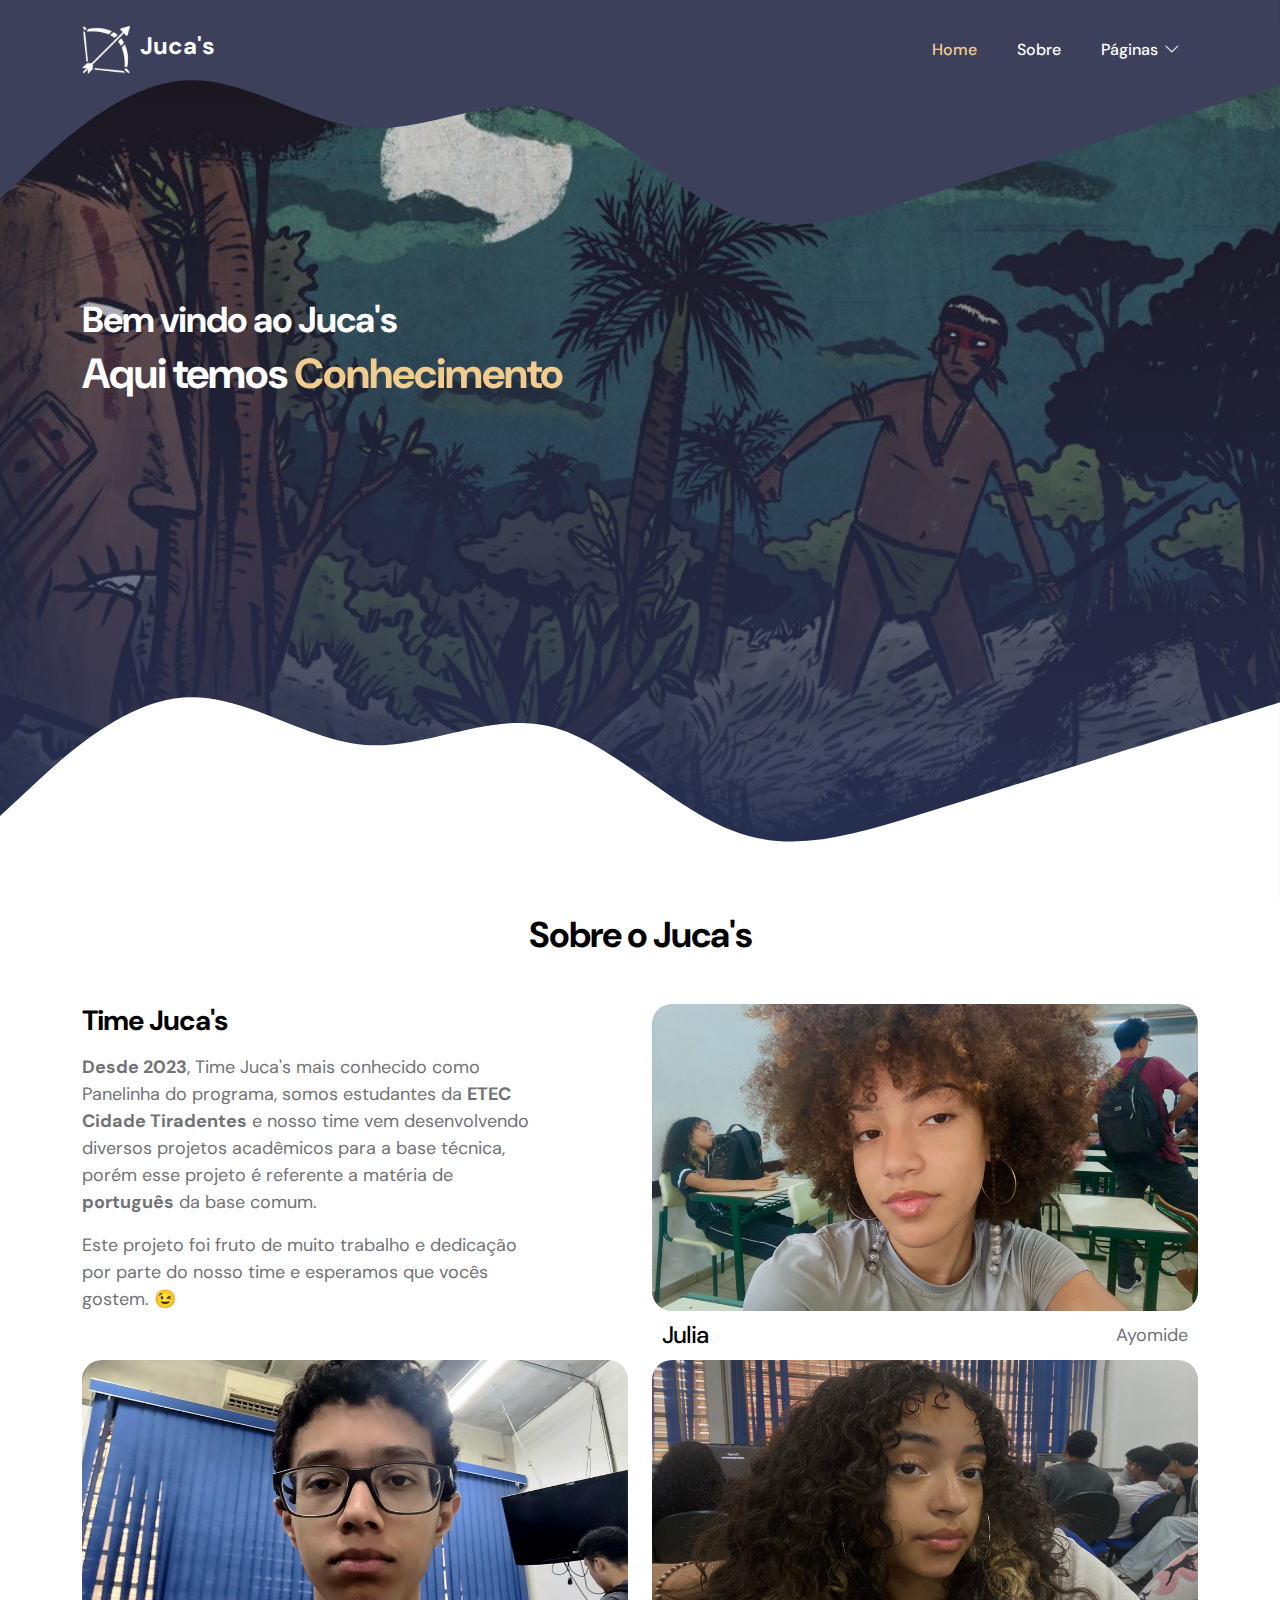
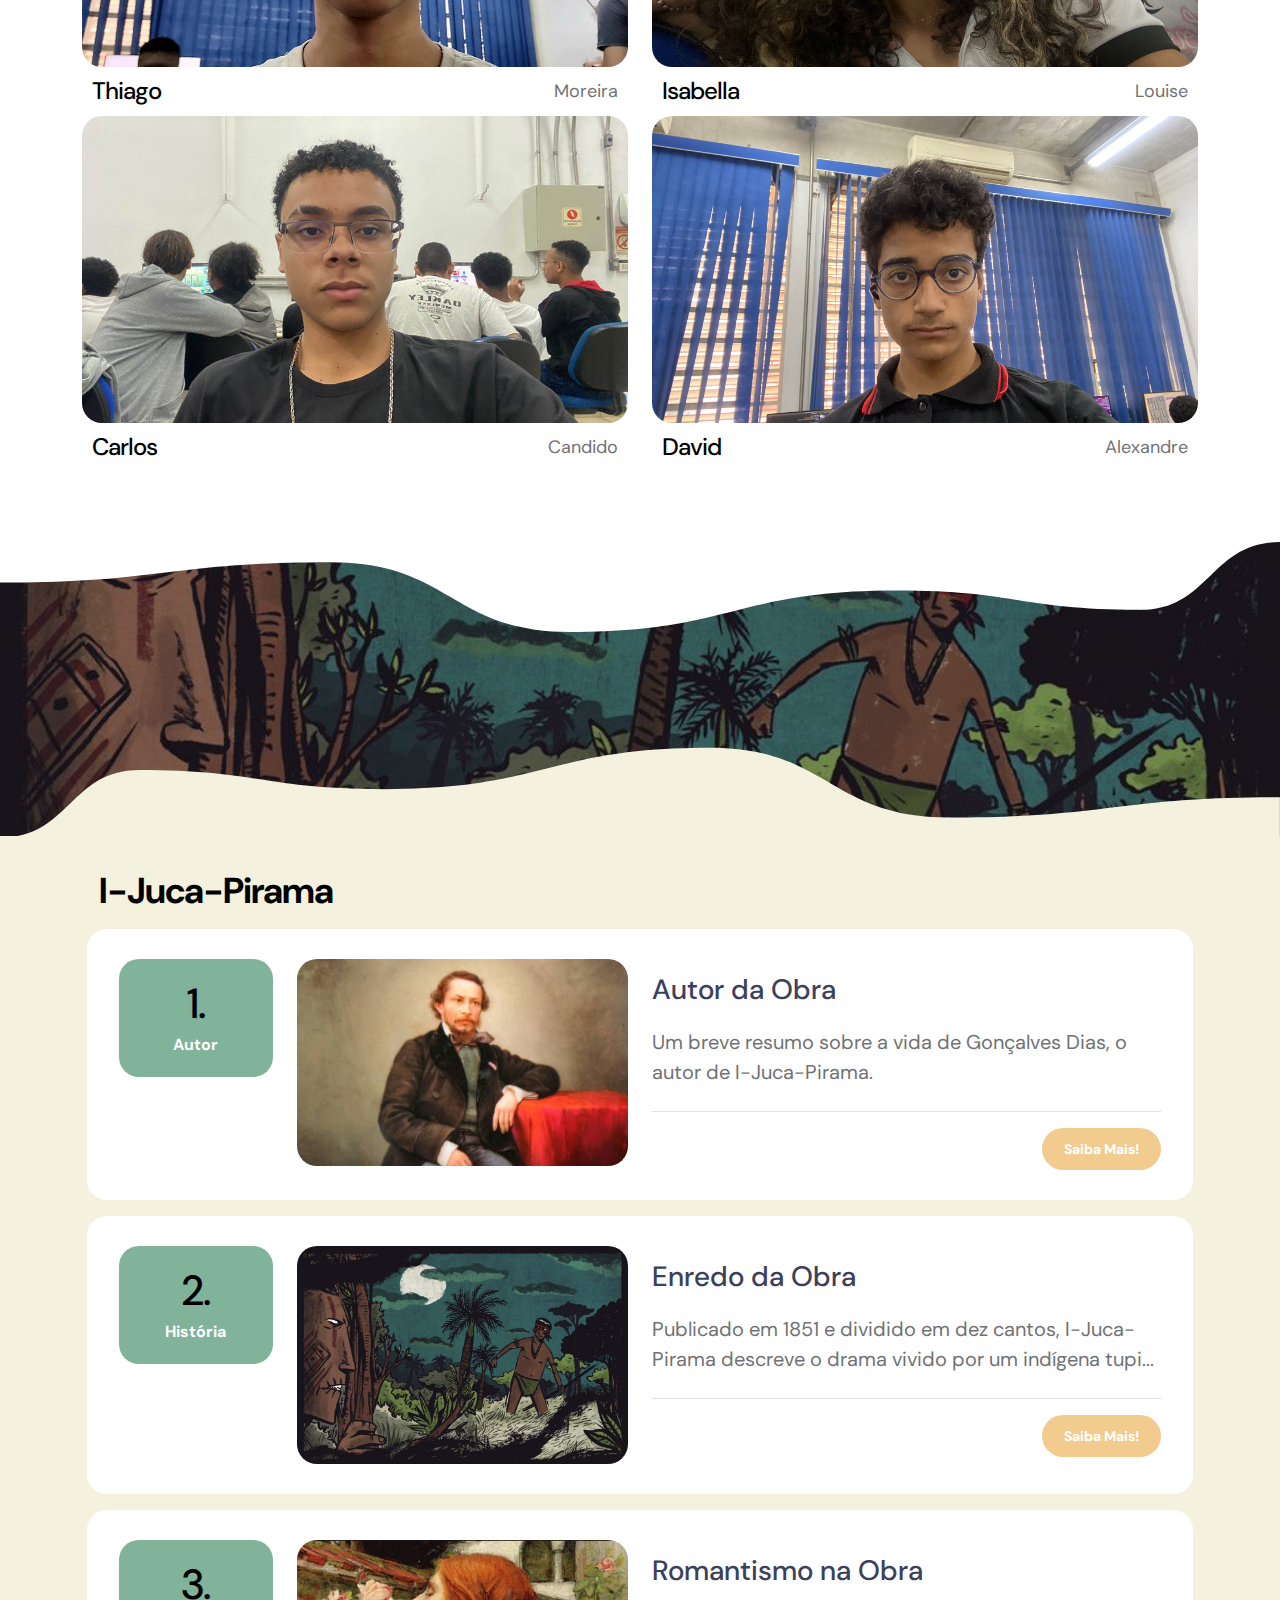
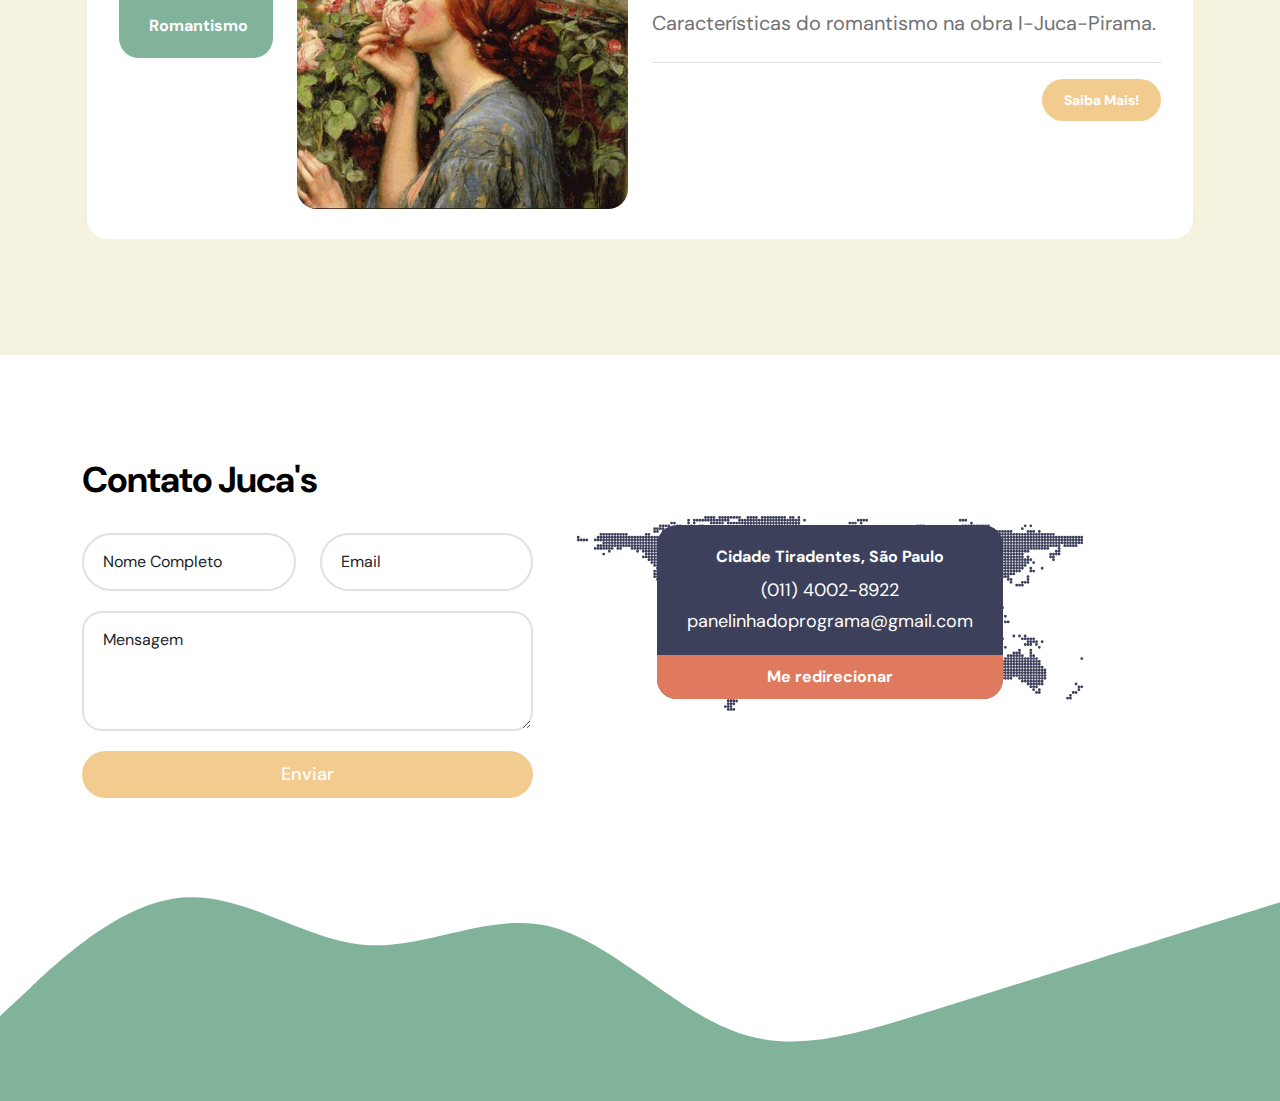
<file: index.html>
<!doctype html>
<html lang="pt-BR">

<head>
  <meta charset="utf-8">
  <meta name="viewport" content="width=device-width, initial-scale=1">

  <meta name="description" content="Um site sobre o poema I-Juca-Pirama">
  <meta name="author" content="Julliete's">

  <title>Juca's - Home</title>

  <!-- CSS FILES -->
  <link rel="shortcut icon" type="imagex/png" href="/images/arco-e-flecha.png">
  <link rel="preconnect" href="https://fonts.googleapis.com">
  <link rel="preconnect" href="https://fonts.gstatic.com" crossorigin>

  <!-- Fonte -->
  <link href="https://fonts.googleapis.com/css2?family=DM+Sans:ital,wght@0,400;0,500;0,700;1,400&display=swap"
    rel="stylesheet">

  <!-- CSS LINKS -->
  <link href="css/nossoCss.css" rel="stylesheet">
  <link href="css/bootstrap.min.css" rel="stylesheet">
  <link href="css/bootstrap-icons.css" rel="stylesheet">
  <link href="css/templatemo-tiya-golf-club.css" rel="stylesheet">
</head>

<body>

  <main>

    <nav class="navbar navbar-expand-lg">
      <div class="container">
        <a class="navbar-brand d-flex align-items-center" href="index.html">
          <img src="images/arco-e-flecha.png" class="navbar-brand-image img-fluid" alt="Tiya Golf Club">
          <span class="navbar-brand-text">
            Juca's
          </span>
        </a>

        <button class="navbar-toggler" type="button" data-bs-toggle="collapse" data-bs-target="#navbarNav"
          aria-controls="navbarNav" aria-expanded="false" aria-label="Toggle navigation">
          <span class="navbar-toggler-icon"></span>
        </button>

        <div class="collapse navbar-collapse" id="navbarNav">
          <ul class="navbar-nav ms-lg-auto">
            <li class="nav-item">
              <a class="nav-link click-scroll" href="#section_1">Home</a>
            </li>

            <li class="nav-item">
              <a class="nav-link click-scroll" href="/sobre.html">Sobre</a>
            </li>

            <li class="nav-item dropdown">
              <a class="nav-link dropdown-toggle" href="#" id="navbarLightDropdownMenuLink" role="button"
                data-bs-toggle="dropdown" aria-expanded="false">Páginas</a>

              <ul class="dropdown-menu dropdown-menu-light" aria-labelledby="navbarLightDropdownMenuLink">
                <li><a class="dropdown-item" href="autor.html">Autor da Obra</a></li>

                <li><a class="dropdown-item" href="historia.html">Enredo da Obra</a></li>

                <li><a class="dropdown-item" href="romantismo.html">Romantismo na Obra</a></li>
              </ul>
            </li>
          </ul>


        </div>
      </div>
    </nav>

    <section class="hero-section d-flex justify-content-center align-items-center" id="section_1">
      <div class="section-overlay"></div>

      <svg xmlns="http://www.w3.org/2000/svg" viewBox="0 0 1440 320">
        <path fill="#3D405B" fill-opacity="1"
          d="M0,224L34.3,192C68.6,160,137,96,206,90.7C274.3,85,343,139,411,144C480,149,549,107,617,122.7C685.7,139,754,213,823,240C891.4,267,960,245,1029,224C1097.1,203,1166,181,1234,160C1302.9,139,1371,117,1406,106.7L1440,96L1440,0L1405.7,0C1371.4,0,1303,0,1234,0C1165.7,0,1097,0,1029,0C960,0,891,0,823,0C754.3,0,686,0,617,0C548.6,0,480,0,411,0C342.9,0,274,0,206,0C137.1,0,69,0,34,0L0,0Z">
        </path>
      </svg>

      <div class="container">
        <div class="row">

          <div class="col-lg-6 col-12 mb-5 mb-lg-0">
            <h2 class="text-white">Bem vindo ao Juca's</h2>

            <h1 class="cd-headline rotate-1 text-white mb-4 pb-2">
              <span>Aqui temos</span>
              <span class="cd-words-wrapper">
                <b class="is-visible">Conhecimento</b>
                <b>Cultura</b>
                <b>Informação</b>
              </span>
            </h1>


          </div>

          <div class="col-lg-6 col-12">
            <div class="ratio ratio-16x9">
              <iframe width="560" height="315" src="https://www.youtube.com/embed/2pgwJraQlJc?si=9-UORInEAvDWrnwo"
                title="YouTube video player" frameborder="0"
                allow="accelerometer; autoplay; clipboard-write; encrypted-media; gyroscope; picture-in-picture; web-share"
                referrerpolicy="strict-origin-when-cross-origin" allowfullscreen></iframe>
            </div>
          </div>

        </div>
      </div>

      <svg xmlns="http://www.w3.org/2000/svg" viewBox="0 0 1440 320">
        <path fill="#ffffff" fill-opacity="1"
          d="M0,224L34.3,192C68.6,160,137,96,206,90.7C274.3,85,343,139,411,144C480,149,549,107,617,122.7C685.7,139,754,213,823,240C891.4,267,960,245,1029,224C1097.1,203,1166,181,1234,160C1302.9,139,1371,117,1406,106.7L1440,96L1440,320L1405.7,320C1371.4,320,1303,320,1234,320C1165.7,320,1097,320,1029,320C960,320,891,320,823,320C754.3,320,686,320,617,320C548.6,320,480,320,411,320C342.9,320,274,320,206,320C137.1,320,69,320,34,320L0,320Z">
        </path>
      </svg>
    </section>

    <section class="about-section section-padding" id="section_2">
      <div class="container">
        <div class="row">

          <div class="col-lg-12 col-12 text-center">
            <h2 class="mb-lg-5 mb-4">Sobre o Juca's</h2>
          </div>

          <div class="col-lg-5 col-12 me-auto mb-4 mb-lg-0">
            <h3 class="mb-3"><strong>Time Juca's</strong></h3>

            <p><strong>Desde 2023</strong>, Time Juca's mais conhecido como Panelinha do programa, somos
              estudantes da <strong>ETEC Cidade Tiradentes</strong> e nosso time vem desenvolvendo diversos projetos
              acadêmicos para a base técnica, porém esse projeto é referente a matéria de <strong>português</strong> da
              base comum.</p>

            <p>Este projeto foi fruto de muito trabalho e dedicação por parte do nosso time e esperamos que
              vocês gostem. 😉</p>
          </div>

          <div class="col-lg-3 col-md-6 col-12 mb-4 mb-lg-0 mb-md-0">
            <div class="member-block">
              <div class="member-block-image-wrap">
                <img src="images/members/juliaAyomide.png" class="member-block-image img-fluid" alt="">

                <ul class="social-icon">
                  <li class="social-icon-item">
                    <a href="#" class="social-icon-link bi-linkedin"></a>
                  </li>
                </ul>
              </div>

              <div class="member-block-info d-flex align-items-center">
                <h4>Julia</h4>
                <p class="ms-auto">Ayomide</p>
              </div>
            </div>
          </div>

          <div class="col-lg-3 col-md-6 col-12">
            <div class="member-block">
              <div class="member-block-image-wrap">
                <img src="images/members/thiagoMoreira.png" class="member-block-image img-fluid" alt="">

                <ul class="social-icon">
                  <li class="social-icon-item">
                    <a href="#" class="social-icon-link bi-linkedin"></a>
                  </li>
                </ul>
              </div>

              <div class="member-block-info d-flex align-items-center">
                <h4>Thiago</h4>

                <p class="ms-auto">Moreira</p>
              </div>
            </div>
          </div>

          <div class="col-lg-3 col-md-6 col-12 mb-4 mb-lg-0 mb-md-0">
            <div class="member-block">
              <div class="member-block-image-wrap">
                <img src="images/members/isabellaLouise.png" class="member-block-image img-fluid" alt="">

                <ul class="social-icon">
                  <li class="social-icon-item">
                    <a href="#" class="social-icon-link bi-linkedin"></a>
                  </li>
                </ul>
              </div>

              <div class="member-block-info d-flex align-items-center">
                <h4>Isabella</h4>

                <p class="ms-auto">Louise</p>
              </div>
            </div>
          </div>

          <div class="col-lg-3 col-md-6 col-12">
            <div class="member-block">
              <div class="member-block-image-wrap">
                <img src="images/members/carlosSilva.png" class="member-block-image img-fluid" alt="">

                <ul class="social-icon">
                  <li class="social-icon-item">
                    <a href="#" class="social-icon-link bi-linkedin"></a>
                  </li>
                </ul>
              </div>

              <div class="member-block-info d-flex align-items-center">
                <h4>Carlos</h4>

                <p class="ms-auto">Candido</p>
              </div>
            </div>
          </div>

          <div class="col-lg-3 col-md-6 col-12">
            <div class="member-block">
              <div class="member-block-image-wrap">
                <img src="images/members/davidAlexandre.png" class="member-block-image img-fluid" alt="">

                <ul class="social-icon">
                  <li class="social-icon-item">
                    <a href="#" class="social-icon-link bi-linkedin"></a>
                  </li>
                </ul>
              </div>

              <div class="member-block-info d-flex align-items-center">
                <h4>David</h4>

                <p class="ms-auto">Alexandre</p>
              </div>
            </div>
          </div>
          
        </div>
      </div>
    </section>

    <section class="section-bg-image">
      <svg viewBox="0 0 1265 144" xmlns="http://www.w3.org/2000/svg" xmlns:xlink="http://www.w3.org/1999/xlink">
        <path fill="rgba(255, 255, 255, 1)" d="M 0 40 C 164 40 164 20 328 20 L 328 20 L 328 0 L 0 0 Z" stroke-width="0">
        </path>
        <path fill="rgba(255, 255, 255, 1)" d="M 327 20 C 445.5 20 445.5 89 564 89 L 564 89 L 564 0 L 327 0 Z"
          stroke-width="0"></path>
        <path fill="rgba(255, 255, 255, 1)" d="M 563 89 C 724.5 89 724.5 48 886 48 L 886 48 L 886 0 L 563 0 Z"
          stroke-width="0"></path>
        <path fill="rgba(255, 255, 255, 1)" d="M 885 48 C 1006.5 48 1006.5 67 1128 67 L 1128 67 L 1128 0 L 885 0 Z"
          stroke-width="0"></path>
        <path fill="rgba(255, 255, 255, 1)" d="M 1127 67 C 1196 67 1196 0 1265 0 L 1265 0 L 1265 0 L 1127 0 Z"
          stroke-width="0"></path>
      </svg>

      <div class="container">
        <div class="row">
        </div>
      </div>

      <svg viewBox="0 0 1265 144" xmlns="http://www.w3.org/2000/svg" xmlns:xlink="http://www.w3.org/1999/xlink">
        <path fill="#F4F1DE" d="M 0 40 C 164 40 164 20 328 20 L 328 20 L 328 0 L 0 0 Z" stroke-width="0">
        </path>
        <path fill="#F4F1DE" d="M 327 20 C 445.5 20 445.5 89 564 89 L 564 89 L 564 0 L 327 0 Z"
          stroke-width="0"></path>
        <path fill="#F4F1DE" d="M 563 89 C 724.5 89 724.5 48 886 48 L 886 48 L 886 0 L 563 0 Z"
          stroke-width="0"></path>
        <path fill="#F4F1DE" d="M 885 48 C 1006.5 48 1006.5 67 1128 67 L 1128 67 L 1128 0 L 885 0 Z"
          stroke-width="0"></path>
        <path fill="#F4F1DE" d="M 1127 67 C 1196 67 1196 0 1265 0 L 1265 0 L 1265 0 L 1127 0 Z"
          stroke-width="0"></path>
      </svg>
    </section>

    <section class="events-section section-bg section-padding" id="section_3">
      <div class="container">
        <div class="row">

          <div class="col-lg-12 col-12">
            <h2 class="mb-lg-3">I-Juca-Pirama</h2>
          </div>

          <!-- AUTOR -->
          <div class="row custom-block custom-block-bg">
            <div class="col-lg-2 col-md-4 col-12 order-2 order-md-0 order-lg-0">
              <div class="custom-block-date-wrap d-flex d-lg-block d-md-block align-items-center mt-3 mt-lg-0 mt-md-0">
                <h6 class="custom-block-date mb-lg-1 mb-0 me-3 me-lg-0 me-md-0">1.</h6>

                <strong class="text-white">Autor</strong>
              </div>
            </div>

            <div class="col-lg-4 col-md-8 col-12 order-1 order-lg-0">
              <div class="custom-block-image-wrap">
                <a href="autor.html">
                  <img src="images/imgCards/autorObra2.jpeg" class="custom-block-image img-fluid"
                    alt="">
                  <i class="custom-block-icon bi-link"></i>
                </a>
              </div>
            </div>

            <div class="col-lg-6 col-12 order-3 order-lg-0">

              <div class="custom-block-info mt-2 mt-lg-0">
                <a href="event-detail.html" class="events-title mb-3">Autor da Obra</a>

                <p class="mb-0">Um breve resumo sobre a vida de Gonçalves Dias, o autor de I-Juca-Pirama.</p>

                <div class="d-flex flex-wrap border-top mt-4 pt-3">
                  <div class="d-flex align-items-center ms-lg-auto">
                    <a href="autor.html" class="btn custom-btn">Saiba Mais!</a>
                  </div>
                </div>

              </div>
            </div>
          </div>

          <!-- HISTÓRIA -->
          <div class="row custom-block custom-block-bg">
            <div class="col-lg-2 col-md-4 col-12 order-2 order-md-0 order-lg-0">
              <div class="custom-block-date-wrap d-flex d-lg-block d-md-block align-items-center mt-3 mt-lg-0 mt-md-0">
                <h6 class="custom-block-date mb-lg-1 mb-0 me-3 me-lg-0 me-md-0">2.</h6>

                <strong class="text-white">História</strong>
              </div>
            </div>

            <div class="col-lg-4 col-md-8 col-12 order-1 order-lg-0">
              <div class="custom-block-image-wrap">
                <a href="historia.html">
                  <img src="images/imgCards/historiaObra.jpg" class="custom-block-image img-fluid"
                    alt="">
                  <i class="custom-block-icon bi-link"></i>
                </a>
              </div>
            </div>

            <div class="col-lg-6 col-12 order-3 order-lg-0">
              
              <div class="custom-block-info mt-2 mt-lg-0">
                <a href="event-detail.html" class="events-title mb-3">Enredo da Obra</a>

                <p class="mb-0">Publicado em 1851 e dividido em dez cantos, I-Juca-Pirama descreve o drama vivido por um indígena tupi...</p>

                <div class="d-flex flex-wrap border-top mt-4 pt-3">
                  <div class="d-flex align-items-center ms-lg-auto">
                    <a href="historia.html" class="btn custom-btn">Saiba Mais!</a>
                  </div>
                </div>

              </div>
            </div>
          </div>

          <!-- ROMANTISMO -->
          <div class="row custom-block custom-block-bg">
            <div class="col-lg-2 col-md-4 col-12 order-2 order-md-0 order-lg-0">
              <div class="custom-block-date-wrap d-flex d-lg-block d-md-block align-items-center mt-3 mt-lg-0 mt-md-0">
                <h6 class="custom-block-date mb-lg-1 mb-0 me-3 me-lg-0 me-md-0">3.</h6>

                <strong class="text-white">Romantismo</strong>
              </div>
            </div>

            <div class="col-lg-4 col-md-8 col-12 order-1 order-lg-0">
              <div class="custom-block-image-wrap">
                <a href="romantismo.html">
                  <img src="images/imgCards/romantismoObra.jpeg" class="custom-block-image img-fluid"
                    alt="">
                  <i class="custom-block-icon bi-link"></i>
                </a>
              </div>
            </div>

            <div class="col-lg-6 col-12 order-3 order-lg-0">

              <div class="custom-block-info mt-2 mt-lg-0">
                <a href="event-detail.html" class="events-title mb-3">Romantismo na Obra</a>

                <p class="mb-0">Características do romantismo na obra I-Juca-Pirama.</p>

                <div class="d-flex flex-wrap border-top mt-4 pt-3">
                  <div class="d-flex align-items-center ms-lg-auto">
                    <a href="romantismo.html" class="btn custom-btn">Saiba Mais!</a>
                  </div>
                </div>

              </div>
            </div>
          </div>

        </div>
      </div>
    </section>

    <section class="contact-section section-padding" id="section_4">
      <div class="container">
        <div class="row">

          <div class="col-lg-5 col-12">
            <form action="#" method="post" class="custom-form contact-form" role="form">
              <h2 class="mb-4 pb-2">Contato Juca's</h2>

              <div class="row">
                <div class="col-lg-6 col-md-6 col-12">
                  <div class="form-floating">
                    <input type="text" name="full-name" id="full-name" class="form-control" placeholder="Full Name"
                      required="">

                    <label for="floatingInput">Nome Completo</label>
                  </div>
                </div>

                <div class="col-lg-6 col-md-6 col-12">
                  <div class="form-floating">
                    <input type="email" name="email" id="email" pattern="[^ @]*@[^ @]*" class="form-control"
                      placeholder="Email address" required="">

                    <label for="floatingInput">Email</label>
                  </div>
                </div>

                <div class="col-lg-12 col-12">
                  <div class="form-floating">
                    <textarea class="form-control" id="message" name="message"
                      placeholder="Describe message here"></textarea>

                    <label for="floatingTextarea">Mensagem</label>
                  </div>

                  <button type="submit" class="form-control">Enviar</button>
                </div>
              </div>
            </form>
          </div>

          <div class="col-lg-6 col-12">
            <div class="contact-info mt-5">
              <div class="contact-info-item">
                <div class="contact-info-body">
                  <strong>Cidade Tiradentes, São Paulo</strong>

                  <p class="mt-2 mb-1">
                    <a href="tel: 010-020-0340" class="contact-link">
                      (011)
                      4002-8922
                    </a>
                  </p>

                  <p class="mb-0">
                    <a href="mailto:info@company.com" class="contact-link">
                      panelinhadoprograma@gmail.com
                    </a>
                  </p>
                </div>

                <div class="contact-info-footer">
                  <a href="https://www.google.com.br/maps/place/Escola+T%C3%A9cnica+Estadual+de+Cidade+Tiradentes/@-23.5934429,-46.410531,17z/data=!3m1!4b1!4m6!3m5!1s0x94ce6f7090183c91:0x7fafdf938dd0eb78!8m2!3d-23.5934478!4d-46.4079561!16s%2Fg%2F1tg_y6t7?hl=pt-BR&entry=ttu">
                    Me redirecionar
                  </a>
                </div>
              </div>

              <img src="images/WorldMap.svg" class="img-fluid" alt="">
            </div>
          </div>

        </div>
      </div>
    </section>

  </main>

  <footer class="site-footer">
    <div class="container"></div>

    </div></div>

    <svg xmlns="http://www.w3.org/2000/svg" viewBox="0 0 1440 320">
      <path fill="#81B29A" fill-opacity="1"
        d="M0,224L34.3,192C68.6,160,137,96,206,90.7C274.3,85,343,139,411,144C480,149,549,107,617,122.7C685.7,139,754,213,823,240C891.4,267,960,245,1029,224C1097.1,203,1166,181,1234,160C1302.9,139,1371,117,1406,106.7L1440,96L1440,320L1405.7,320C1371.4,320,1303,320,1234,320C1165.7,320,1097,320,1029,320C960,320,891,320,823,320C754.3,320,686,320,617,320C548.6,320,480,320,411,320C342.9,320,274,320,206,320C137.1,320,69,320,34,320L0,320Z">
      </path>
    </svg>
  </footer>


  <!-- JAVASCRIPT FILES -->
  <script src="js/jquery.min.js"></script>
  <script src="js/bootstrap.bundle.min.js"></script>
  <script src="js/jquery.sticky.js"></script>
  <script src="js/click-scroll.js"></script>
  <script src="js/animated-headline.js"></script>
  <script src="js/modernizr.js"></script>
  <script src="js/custom.js"></script>

</body>

</html>
</file>
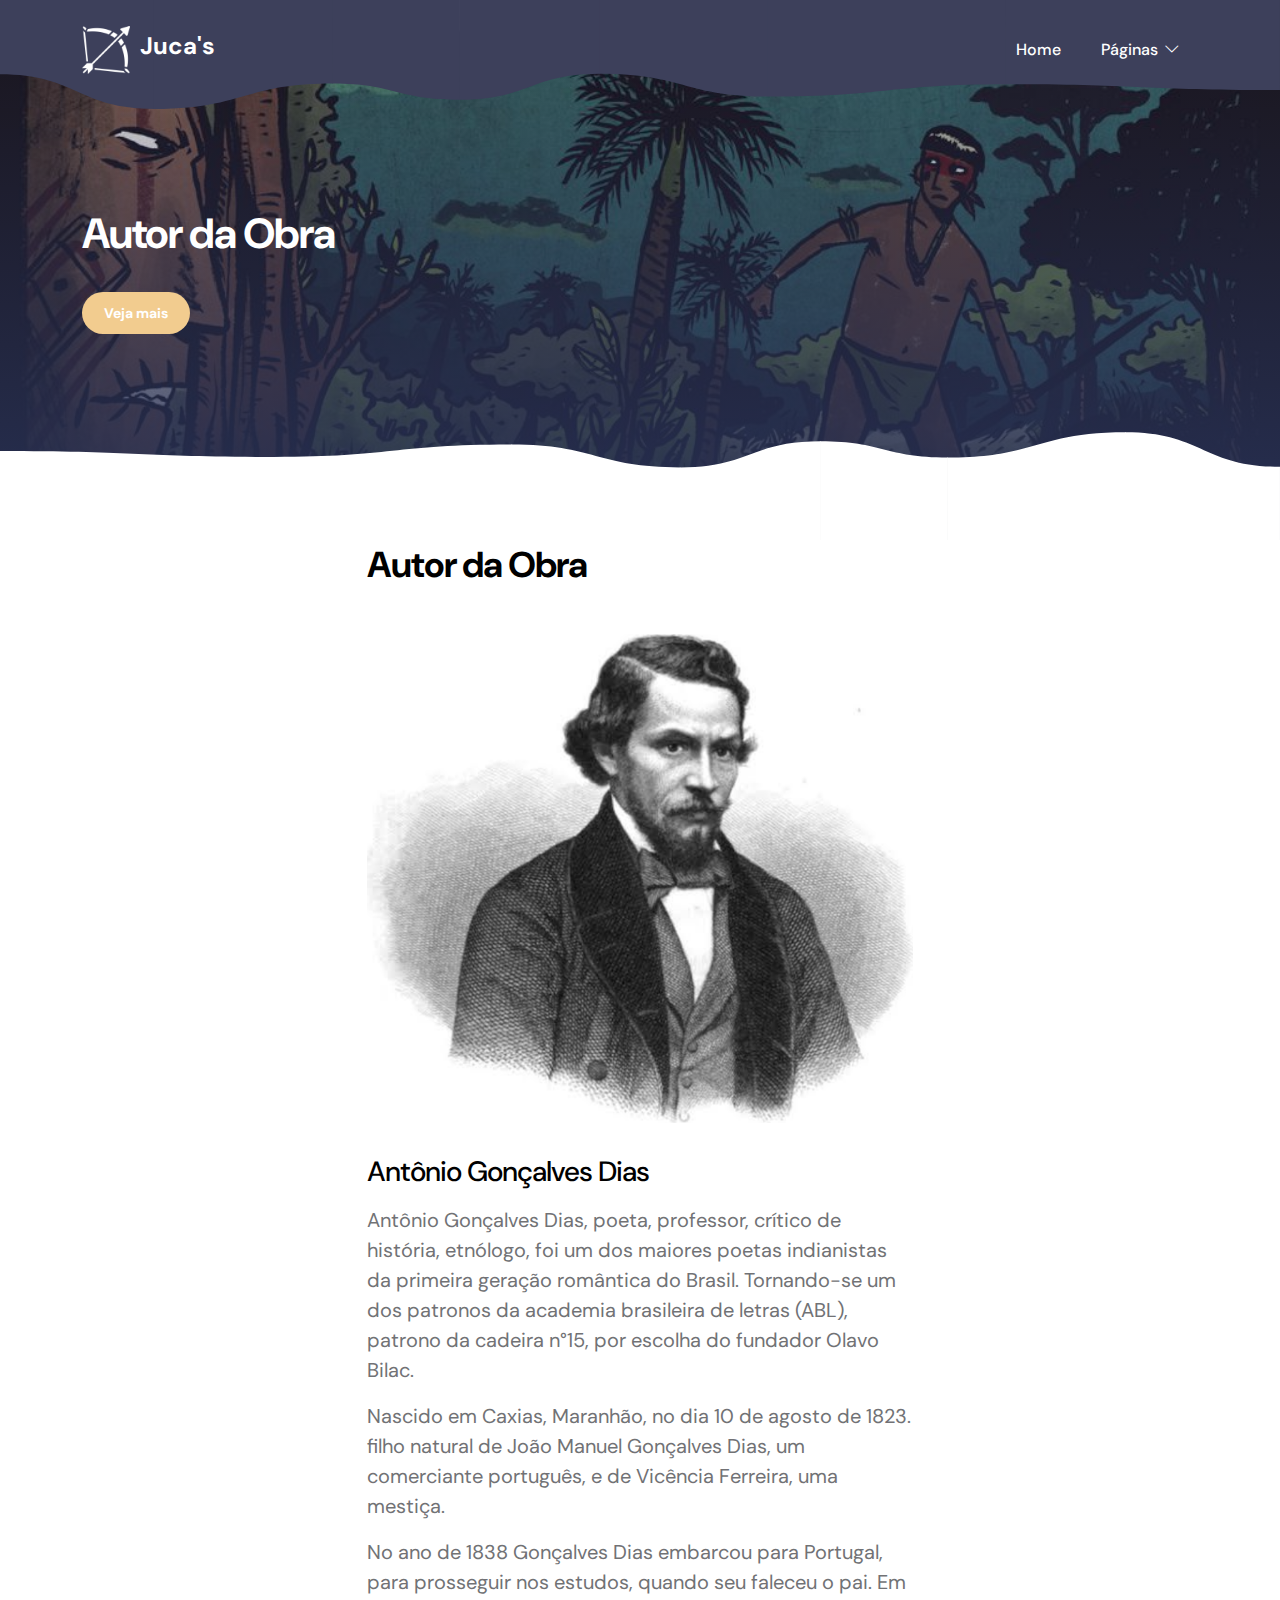
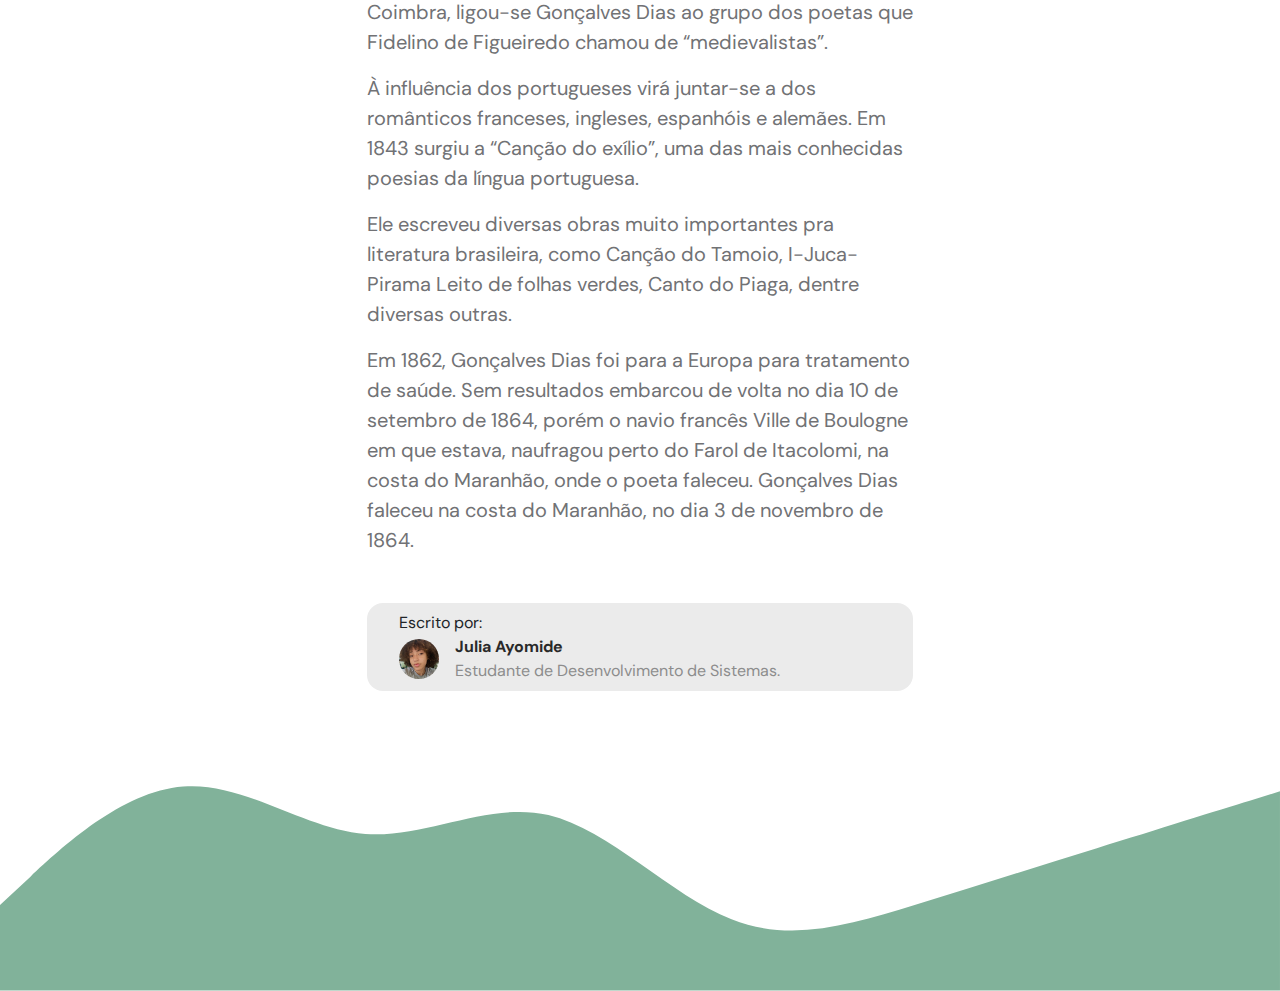
<file: autor.html>
<!doctype html>
<html lang="pt-BR">

<head>
  <meta charset="utf-8">
  <meta name="viewport" content="width=device-width, initial-scale=1">

  <meta name="description" content="Um site sobre o poema I-Juca-Pirama">
  <meta name="author" content="Julliete's">

  <title>Juca's - Autor</title>

  <!-- CSS FILES -->
  <link rel="shortcut icon" type="imagex/png" href="/images/arco-e-flecha.png">
  <link rel="preconnect" href="https://fonts.googleapis.com">
  <link rel="preconnect" href="https://fonts.gstatic.com" crossorigin>

  <!-- Fonte -->
  <link href="https://fonts.googleapis.com/css2?family=DM+Sans:ital,wght@0,400;0,500;0,700;1,400&display=swap"
    rel="stylesheet">

  <link href="css/nossoCss.css" rel="stylesheet">
  <link href="css/bootstrap.min.css" rel="stylesheet">
  <link href="css/bootstrap-icons.css" rel="stylesheet">
  <link href="css/templatemo-tiya-golf-club.css" rel="stylesheet">
</head>

<body>

  <main>

    <nav class="navbar navbar-expand-lg">
      <div class="container">
        <a class="navbar-brand d-flex align-items-center" href="index.html">
          <img src="images/arco-e-flecha.png" class="navbar-brand-image img-fluid" alt="Tiya Golf Club">
          <span class="navbar-brand-text">
            Juca's
          </span>
        </a>

        <button class="navbar-toggler" type="button" data-bs-toggle="collapse" data-bs-target="#navbarNav"
          aria-controls="navbarNav" aria-expanded="false" aria-label="Toggle navigation">
          <span class="navbar-toggler-icon"></span>
        </button>

        <div class="collapse navbar-collapse" id="navbarNav">
          <ul class="navbar-nav ms-lg-auto">
            <li class="nav-item">
              <a class="nav-link click-scroll" href="index.html">Home</a>
            </li>

            <li class="nav-item dropdown">
              <a class="nav-link dropdown-toggle" href="#" id="navbarLightDropdownMenuLink" role="button"
                data-bs-toggle="dropdown" aria-expanded="false">Páginas</a>

              <ul class="dropdown-menu dropdown-menu-light" aria-labelledby="navbarLightDropdownMenuLink">
                <li><a class="dropdown-item" href="autor.html">Autor da Obra</a></li>

                <li><a class="dropdown-item" href="historia.html">Enredo da Obra</a></li>

                <li><a class="dropdown-item" href="romantismo.html">Romantismo na Obra</a></li>
              </ul>
            </li>
          </ul>


        </div>
      </div>
    </nav>

    <section class="hero-section hero-50 d-flex justify-content-center align-items-center" id="section_1">

      <div class="section-overlay"></div>

      <svg viewBox="0 0 1962 178" xmlns="http://www.w3.org/2000/svg" xmlns:xlink="http://www.w3.org/1999/xlink">
        <path fill="#3D405B" d="M 0 114 C 118.5 114 118.5 167 237 167 L 237 167 L 237 0 L 0 0 Z" stroke-width="0">
        </path>
        <path fill="#3D405B" d="M 236 167 C 373 167 373 128 510 128 L 510 128 L 510 0 L 236 0 Z" stroke-width="0">
        </path>
        <path fill="#3D405B" d="M 509 128 C 607 128 607 153 705 153 L 705 153 L 705 0 L 509 0 Z" stroke-width="0">
        </path>
        <path fill="#3D405B" d="M 704 153 C 812 153 812 113 920 113 L 920 113 L 920 0 L 704 0 Z" stroke-width="0">
        </path>
        <path fill="#3D405B" d="M 919 113 C 1048.5 113 1048.5 148 1178 148 L 1178 148 L 1178 0 L 919 0 Z"
          stroke-width="0"></path>
        <path fill="#3D405B" d="M 1177 148 C 1359.5 148 1359.5 129 1542 129 L 1542 129 L 1542 0 L 1177 0 Z"
          stroke-width="0"></path>
        <path fill="#3D405B" d="M 1541 129 C 1751.5 129 1751.5 138 1962 138 L 1962 138 L 1962 0 L 1541 0 Z"
          stroke-width="0"></path>
      </svg>

      <div class="container">
        <div class="row">

          <div class="col-lg-6 col-12">

            <h1 class="text-white mb-4 pb-2">Autor da Obra</h1>

            <a href="#section_2" class="btn custom-btn smoothscroll me-3">Veja mais</a>
          </div>

        </div>
      </div>

      <svg viewBox="0 0 1962 178" xmlns="http://www.w3.org/2000/svg" xmlns:xlink="http://www.w3.org/1999/xlink">
        <path fill="#ffffff" d="M 0 114 C 118.5 114 118.5 167 237 167 L 237 167 L 237 0 L 0 0 Z" stroke-width="0">
        </path>
        <path fill="#ffffff" d="M 236 167 C 373 167 373 128 510 128 L 510 128 L 510 0 L 236 0 Z" stroke-width="0">
        </path>
        <path fill="#ffffff" d="M 509 128 C 607 128 607 153 705 153 L 705 153 L 705 0 L 509 0 Z" stroke-width="0">
        </path>
        <path fill="#ffffff" d="M 704 153 C 812 153 812 113 920 113 L 920 113 L 920 0 L 704 0 Z" stroke-width="0">
        </path>
        <path fill="#ffffff" d="M 919 113 C 1048.5 113 1048.5 148 1178 148 L 1178 148 L 1178 0 L 919 0 Z"
          stroke-width="0"></path>
        <path fill="#ffffff" d="M 1177 148 C 1359.5 148 1359.5 129 1542 129 L 1542 129 L 1542 0 L 1177 0 Z"
          stroke-width="0"></path>
        <path fill="#ffffff" d="M 1541 129 C 1751.5 129 1751.5 138 1962 138 L 1962 138 L 1962 0 L 1541 0 Z"
          stroke-width="0"></path>
      </svg>
    </section>

    <section class="events-section events-detail-section section-padding" id="section_2">
      <div class="container">
        <div class="row">

          <div class="col-lg-6 col-md-8 col-12 mx-auto">
            <h2 class="mb-lg-5 mb-4">Autor da Obra</h2>

            <div class="custom-block-image-wrap">
              <img src="images/imgCards/autorObra.png" class="custom-block-image img-fluid" alt="">
            </div>

            <div class="custom-block-info">
              <h3 class="mb-3">Antônio Gonçalves Dias</h3>

              <p>
                Antônio Gonçalves Dias, poeta, professor, crítico de história, etnólogo, foi um dos maiores poetas indianistas da primeira geração romântica do Brasil. Tornando-se um dos patronos da academia brasileira de letras (ABL), patrono da cadeira n°15, por escolha do fundador Olavo Bilac.
              </p>
              <p>
                Nascido em Caxias, Maranhão, no dia 10 de agosto de 1823. filho natural de João Manuel Gonçalves Dias, um comerciante português, e de Vicência Ferreira, uma mestiça.
              </p>
              <p>
                No ano de 1838 Gonçalves Dias embarcou para Portugal, para prosseguir nos estudos, quando seu faleceu o pai. Em Coimbra, ligou-se Gonçalves Dias ao grupo dos poetas que Fidelino de Figueiredo chamou de “medievalistas”.
              </p>
              <p>
                À influência dos portugueses virá juntar-se a dos românticos franceses, ingleses, espanhóis e alemães. Em 1843 surgiu a “Canção do exílio”, uma das mais conhecidas poesias da língua portuguesa.
              </p>
              <p>
                Ele escreveu diversas obras muito importantes pra literatura brasileira, como Canção do Tamoio, I-Juca-Pirama Leito de folhas verdes, Canto do Piaga, dentre diversas outras.
              </p>
              <p>
                Em 1862, Gonçalves Dias foi para a Europa para tratamento de saúde. Sem resultados embarcou de volta no dia 10 de setembro de 1864, porém o navio francês Ville de Boulogne em que estava, naufragou perto do Farol de Itacolomi, na costa do Maranhão, onde o poeta faleceu. Gonçalves Dias faleceu na costa do Maranhão, no dia 3 de novembro de 1864. 
              </p>
            </div>

            <div class="nossasFontes">
              Escrito por:
              <div class="nossasFontes-div">
                <img src="images/members/juliaAyomide.png">
                <span>
                  <strong>Julia Ayomide</strong>
                  <br>
                  <span>Estudante de Desenvolvimento de Sistemas.</span>
                </span>
              </div>
            </div>
          </div>
        </div>
      </div>
    </section>

    <footer class="site-footer">
      <svg xmlns="http://www.w3.org/2000/svg" viewBox="0 0 1440 320"><path fill="#81B29A" fill-opacity="1" d="M0,224L34.3,192C68.6,160,137,96,206,90.7C274.3,85,343,139,411,144C480,149,549,107,617,122.7C685.7,139,754,213,823,240C891.4,267,960,245,1029,224C1097.1,203,1166,181,1234,160C1302.9,139,1371,117,1406,106.7L1440,96L1440,320L1405.7,320C1371.4,320,1303,320,1234,320C1165.7,320,1097,320,1029,320C960,320,891,320,823,320C754.3,320,686,320,617,320C548.6,320,480,320,411,320C342.9,320,274,320,206,320C137.1,320,69,320,34,320L0,320Z"></path></svg>
    </footer>

  </main>

  <!-- JAVASCRIPT FILES -->
  <script src="js/jquery.min.js"></script>
  <script src="js/bootstrap.bundle.min.js"></script>
  <script src="js/jquery.sticky.js"></script>
  <script src="js/custom.js"></script>

</body>

</html>
</file>
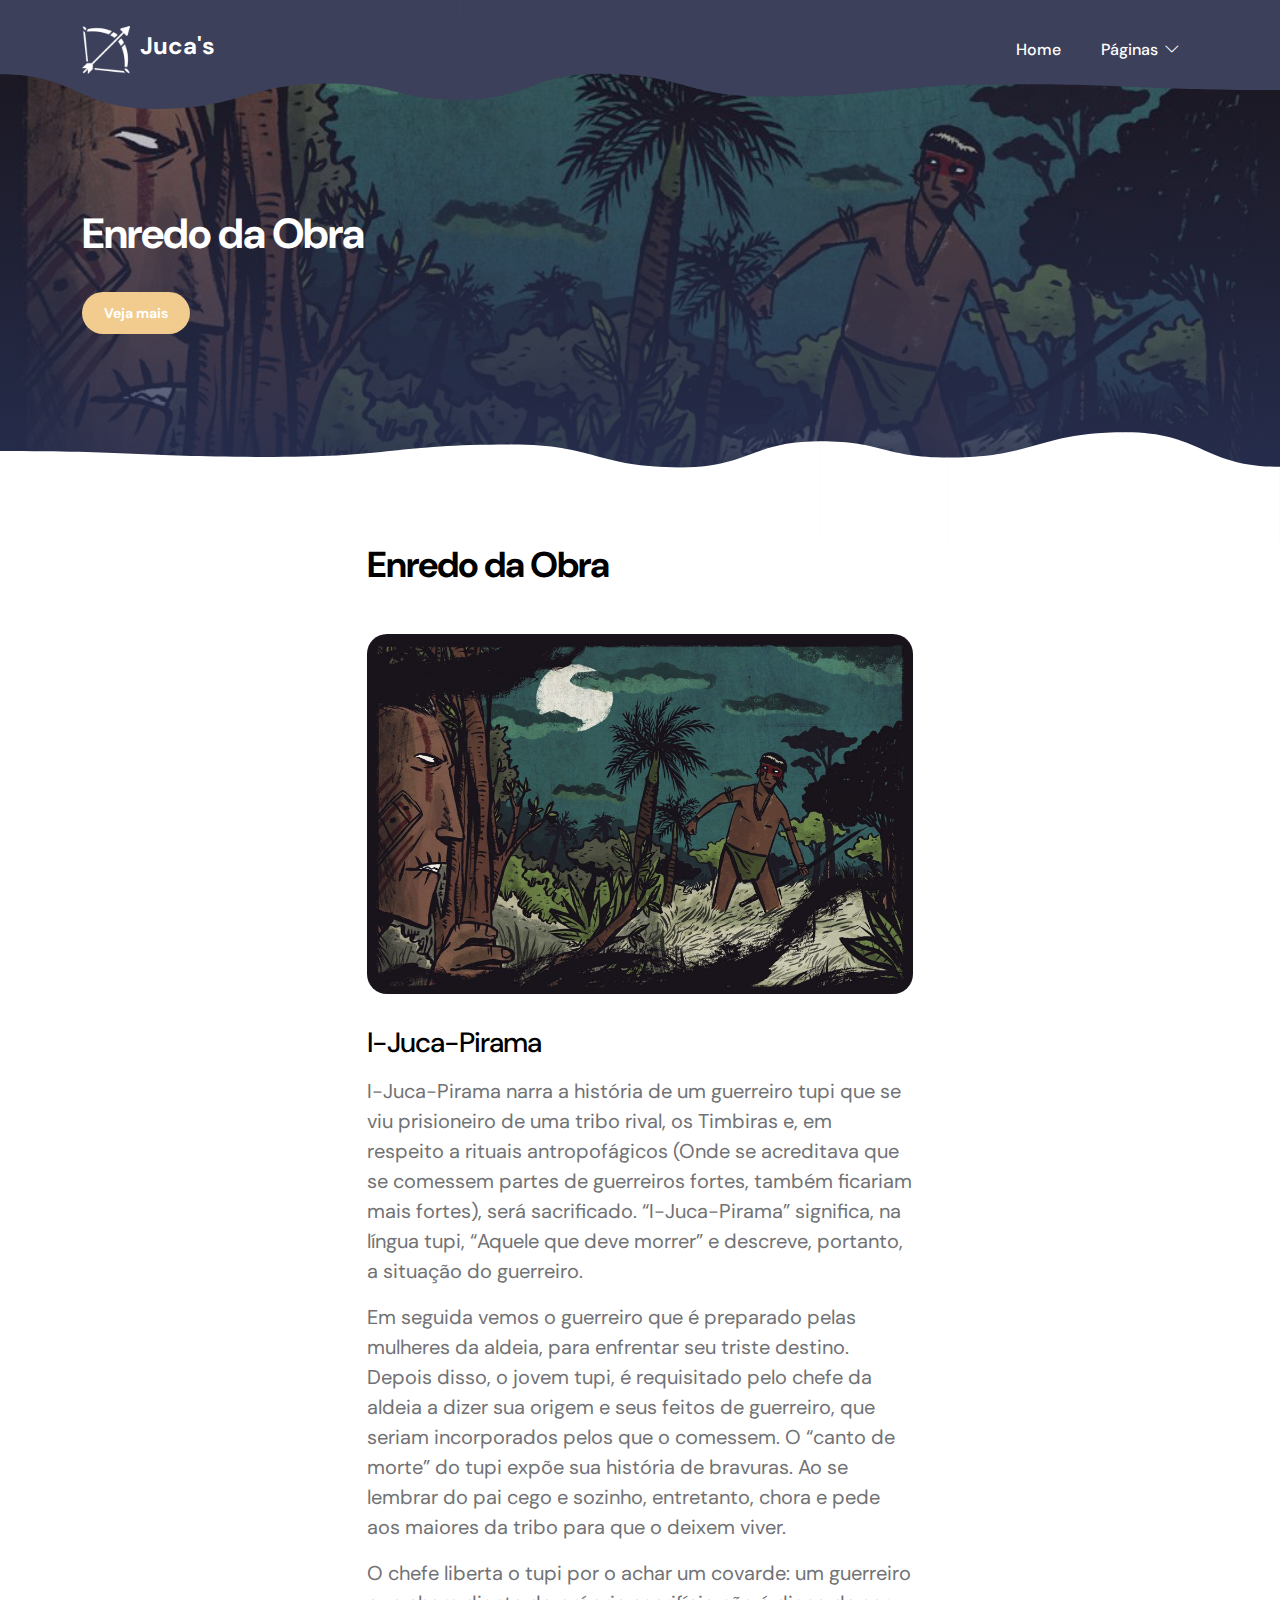
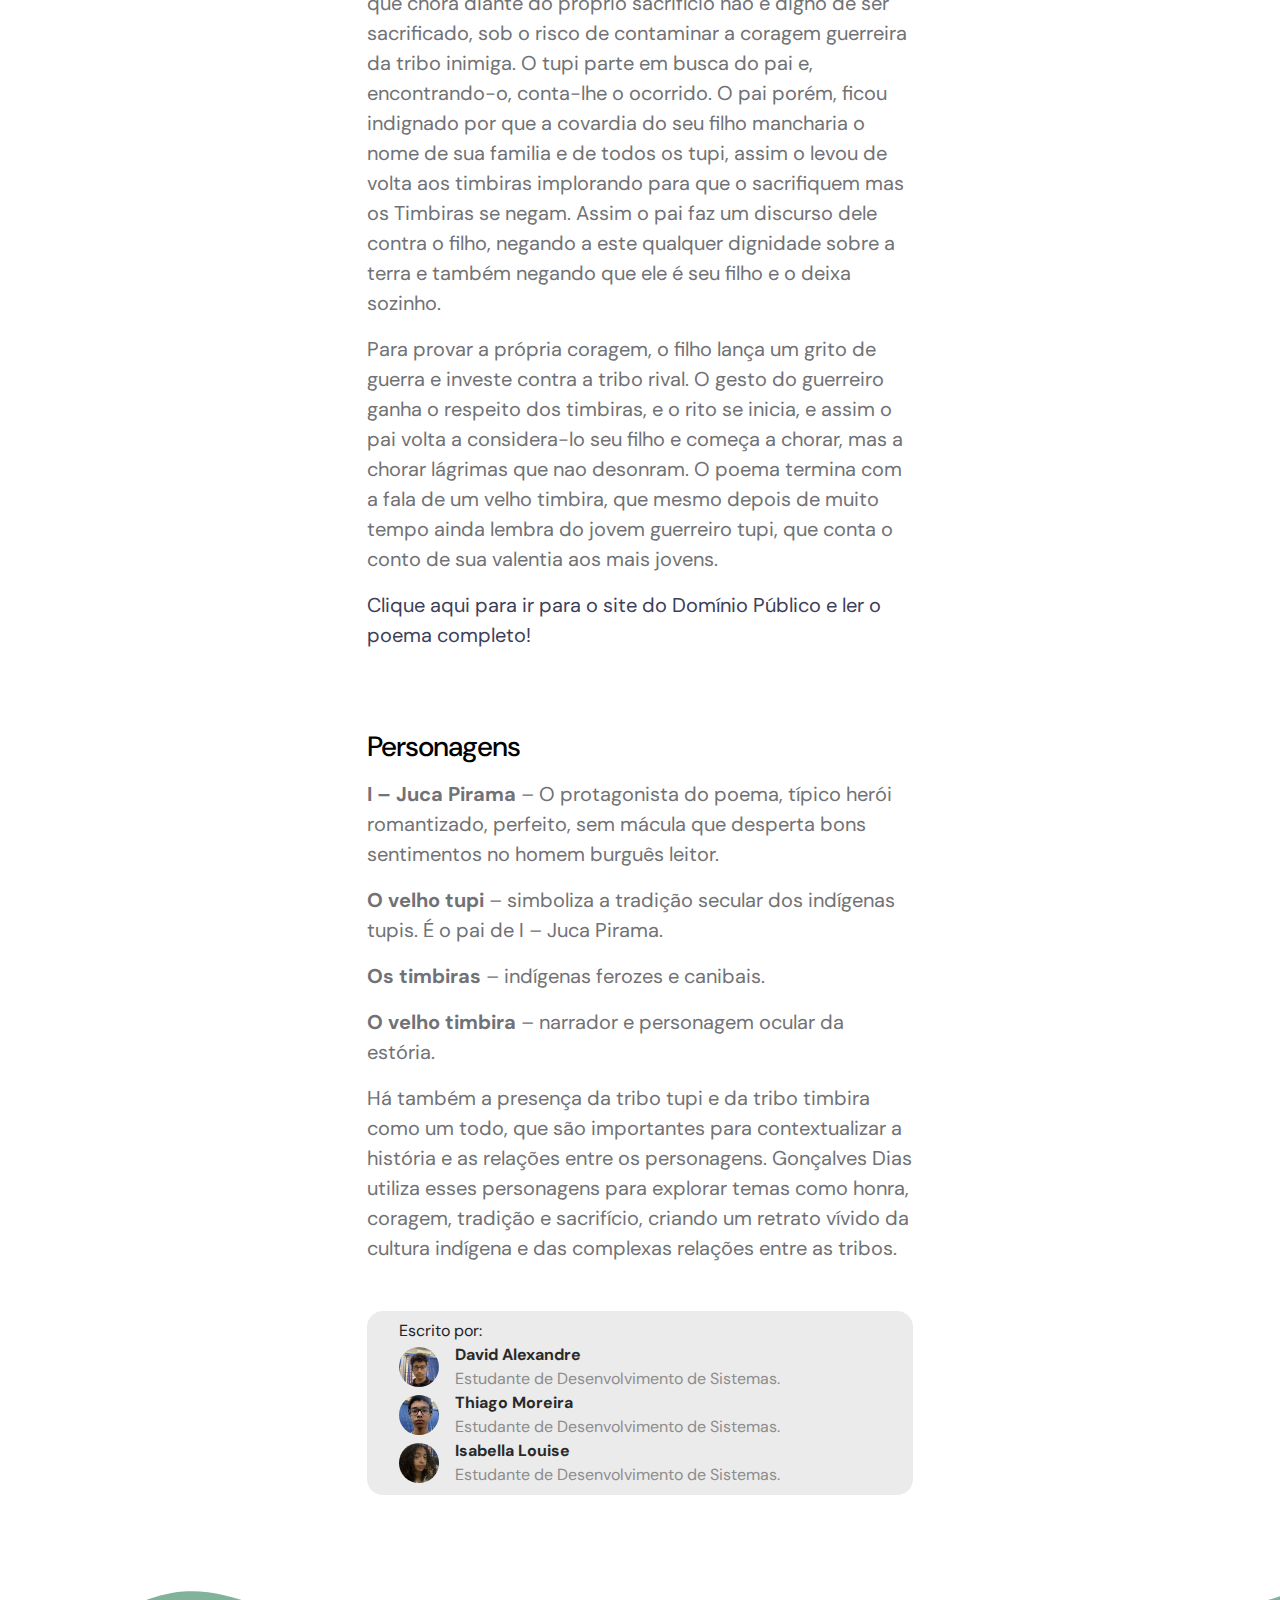
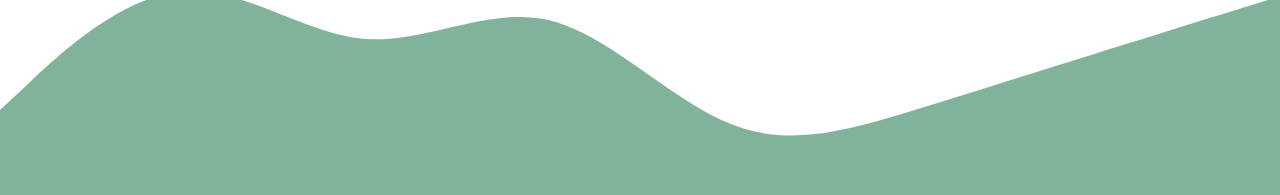
<file: historia.html>
<!doctype html>
<html lang="pt-BR">

<head>
  <meta charset="utf-8">
  <meta name="viewport" content="width=device-width, initial-scale=1">

  <meta name="description" content="Um site sobre o poema I-Juca-Pirama">
  <meta name="author" content="Julliete's">

  <title>Juca's - História</title>

  <!-- CSS FILES -->
  <link rel="shortcut icon" type="imagex/png" href="/images/arco-e-flecha.png">
  <link rel="preconnect" href="https://fonts.googleapis.com">
  <link rel="preconnect" href="https://fonts.gstatic.com" crossorigin>

  <!-- Fonte -->
  <link href="https://fonts.googleapis.com/css2?family=DM+Sans:ital,wght@0,400;0,500;0,700;1,400&display=swap"
    rel="stylesheet">

  <link href="css/nossoCss.css" rel="stylesheet">
  <link href="css/bootstrap.min.css" rel="stylesheet">
  <link href="css/bootstrap-icons.css" rel="stylesheet">
  <link href="css/templatemo-tiya-golf-club.css" rel="stylesheet">
</head>

<body>

  <main>

    <nav class="navbar navbar-expand-lg">
      <div class="container">
        <a class="navbar-brand d-flex align-items-center" href="index.html">
          <img src="images/arco-e-flecha.png" class="navbar-brand-image img-fluid" alt="Tiya Golf Club">
          <span class="navbar-brand-text">
            Juca's
          </span>
        </a>

        <button class="navbar-toggler" type="button" data-bs-toggle="collapse" data-bs-target="#navbarNav"
          aria-controls="navbarNav" aria-expanded="false" aria-label="Toggle navigation">
          <span class="navbar-toggler-icon"></span>
        </button>

        <div class="collapse navbar-collapse" id="navbarNav">
          <ul class="navbar-nav ms-lg-auto">
            <li class="nav-item">
              <a class="nav-link click-scroll" href="index.html">Home</a>
            </li>

            <li class="nav-item dropdown">
              <a class="nav-link dropdown-toggle" href="#" id="navbarLightDropdownMenuLink" role="button"
                data-bs-toggle="dropdown" aria-expanded="false">Páginas</a>

              <ul class="dropdown-menu dropdown-menu-light" aria-labelledby="navbarLightDropdownMenuLink">
                <li><a class="dropdown-item" href="autor.html">Autor da Obra</a></li>

                <li><a class="dropdown-item" href="historia.html">Enredo da Obra</a></li>

                <li><a class="dropdown-item" href="romantismo.html">Romantismo na Obra</a></li>
              </ul>
            </li>
          </ul>


        </div>
      </div>
    </nav>

    <section class="hero-section hero-50 d-flex justify-content-center align-items-center" id="section_1">

      <div class="section-overlay"></div>

      <svg viewBox="0 0 1962 178" xmlns="http://www.w3.org/2000/svg" xmlns:xlink="http://www.w3.org/1999/xlink">
        <path fill="#3D405B" d="M 0 114 C 118.5 114 118.5 167 237 167 L 237 167 L 237 0 L 0 0 Z" stroke-width="0">
        </path>
        <path fill="#3D405B" d="M 236 167 C 373 167 373 128 510 128 L 510 128 L 510 0 L 236 0 Z" stroke-width="0">
        </path>
        <path fill="#3D405B" d="M 509 128 C 607 128 607 153 705 153 L 705 153 L 705 0 L 509 0 Z" stroke-width="0">
        </path>
        <path fill="#3D405B" d="M 704 153 C 812 153 812 113 920 113 L 920 113 L 920 0 L 704 0 Z" stroke-width="0">
        </path>
        <path fill="#3D405B" d="M 919 113 C 1048.5 113 1048.5 148 1178 148 L 1178 148 L 1178 0 L 919 0 Z"
          stroke-width="0"></path>
        <path fill="#3D405B" d="M 1177 148 C 1359.5 148 1359.5 129 1542 129 L 1542 129 L 1542 0 L 1177 0 Z"
          stroke-width="0"></path>
        <path fill="#3D405B" d="M 1541 129 C 1751.5 129 1751.5 138 1962 138 L 1962 138 L 1962 0 L 1541 0 Z"
          stroke-width="0"></path>
      </svg>

      <div class="container">
        <div class="row">

          <div class="col-lg-6 col-12">

            <h1 class="text-white mb-4 pb-2">Enredo da Obra</h1>

            <a href="#section_2" class="btn custom-btn smoothscroll me-3">Veja mais</a>
          </div>

        </div>
      </div>

      <svg viewBox="0 0 1962 178" xmlns="http://www.w3.org/2000/svg" xmlns:xlink="http://www.w3.org/1999/xlink">
        <path fill="#ffffff" d="M 0 114 C 118.5 114 118.5 167 237 167 L 237 167 L 237 0 L 0 0 Z" stroke-width="0">
        </path>
        <path fill="#ffffff" d="M 236 167 C 373 167 373 128 510 128 L 510 128 L 510 0 L 236 0 Z" stroke-width="0">
        </path>
        <path fill="#ffffff" d="M 509 128 C 607 128 607 153 705 153 L 705 153 L 705 0 L 509 0 Z" stroke-width="0">
        </path>
        <path fill="#ffffff" d="M 704 153 C 812 153 812 113 920 113 L 920 113 L 920 0 L 704 0 Z" stroke-width="0">
        </path>
        <path fill="#ffffff" d="M 919 113 C 1048.5 113 1048.5 148 1178 148 L 1178 148 L 1178 0 L 919 0 Z"
          stroke-width="0"></path>
        <path fill="#ffffff" d="M 1177 148 C 1359.5 148 1359.5 129 1542 129 L 1542 129 L 1542 0 L 1177 0 Z"
          stroke-width="0"></path>
        <path fill="#ffffff" d="M 1541 129 C 1751.5 129 1751.5 138 1962 138 L 1962 138 L 1962 0 L 1541 0 Z"
          stroke-width="0"></path>
      </svg>
    </section>

    <section class="events-section events-detail-section section-padding" id="section_2">
      <div class="container">
        <div class="row">

          <div class="col-lg-6 col-md-8 col-12 mx-auto">
            <h2 class="mb-lg-5 mb-4">Enredo da Obra</h2>

            <div class="custom-block-image-wrap">
              <img src="images/imgCards/historiaObra.jpg" class="custom-block-image img-fluid" alt="">
            </div>

            <div class="custom-block-info">
              <h3 class="mb-3">I-Juca-Pirama</h3>

              <p>
                I-Juca-Pirama narra a história de um guerreiro tupi que se viu prisioneiro de uma tribo rival, os Timbiras e, em respeito a rituais antropofágicos (Onde se acreditava que se comessem partes de guerreiros fortes, também ficariam mais fortes), será sacrificado. “I-Juca-Pirama” significa, na língua tupi, “Aquele que deve morrer” e descreve, portanto, a situação do guerreiro.
              </p>
              <p>
                Em seguida vemos o guerreiro que é preparado pelas mulheres da aldeia, para enfrentar seu triste destino. Depois disso, o jovem tupi, é requisitado pelo chefe da aldeia a dizer sua origem e seus feitos de guerreiro, que seriam incorporados pelos que o comessem. O “canto de morte” do tupi expõe sua história de bravuras. Ao se lembrar do pai cego e sozinho, entretanto, chora e pede aos maiores da tribo para que o deixem viver.
              </p>
              <p>
                O chefe liberta o tupi por o achar um covarde: um guerreiro que chora diante do próprio sacrifício não é digno de ser sacrificado, sob o risco de contaminar a coragem guerreira da tribo inimiga. O tupi parte em busca do pai e, encontrando-o, conta-lhe o ocorrido. O pai porém, ficou indignado por que a covardia do seu filho mancharia o nome de sua familia e de todos os tupi, assim o levou de volta aos timbiras implorando para que o sacrifiquem mas os Timbiras se negam. Assim o pai faz um discurso dele contra o filho, negando a este qualquer dignidade sobre a terra e também negando que ele é seu filho e o deixa sozinho.
              </p>
              <p>
                Para provar a própria coragem, o filho lança um grito de guerra e investe contra a tribo rival. O gesto do guerreiro ganha o respeito dos timbiras, e o rito se inicia, e assim o pai volta a considera-lo seu filho e começa a chorar, mas a chorar lágrimas que nao desonram. O poema termina com a fala de um velho timbira, que mesmo depois de muito tempo ainda lembra do jovem guerreiro tupi, que conta o conto de sua valentia aos mais jovens. 
              </p>
              <p>
                <a href="http://www.dominiopublico.gov.br/download/texto/bn000007.pdf" target="_blank">
                  Clique aqui para ir para o site do Domínio Público e ler o poema completo!
                </a>
              </p>
            </div>

            <div class="custom-block-info">
              <h3 class="mb-3">Personagens</h3>

              <p>
                <strong>I – Juca Pirama</strong> – O protagonista do poema, típico herói romantizado, perfeito, sem mácula que desperta bons sentimentos no homem burguês leitor.
              </p>
              <p>
                <strong>O velho tupi</strong> – simboliza a tradição secular dos indígenas tupis. É o pai de I – Juca Pirama. 
              </p>
              <p>
                <strong>Os timbiras</strong> – indígenas ferozes e canibais. 
              </p>
              <p>
                <strong>O velho timbira</strong> – narrador e personagem ocular da estória. 
              </p>
              <p>
                Há também a presença da tribo tupi e da tribo timbira como um todo, que são importantes para contextualizar a história e as relações entre os personagens. Gonçalves Dias utiliza esses personagens para explorar temas como honra, coragem, tradição e sacrifício, criando um retrato vívido da cultura indígena e das complexas relações entre as tribos. 
              </p>
            </div>

            <div class="nossasFontes">
              Escrito por:
              <div class="nossasFontes-div">
                <img src="images/members/davidAlexandre.png">
                <span>
                  <strong>David Alexandre</strong>
                  <br>
                  <span>Estudante de Desenvolvimento de Sistemas.</span>
                </span>
              </div>
              <div class="nossasFontes-div">
                <img src="images/members/thiagoMoreira.png">
                <span>
                  <strong>Thiago Moreira</strong>
                  <br>
                  <span>Estudante de Desenvolvimento de Sistemas.</span>
                </span>
              </div>
              <div class="nossasFontes-div">
                <img src="images/members/isabellaLouise.png">
                <span>
                  <strong>Isabella Louise</strong>
                  <br>
                  <span>Estudante de Desenvolvimento de Sistemas.</span>
                </span>
              </div>
            </div>
          </div>
        </div>
      </div>
    </section>

    <footer class="site-footer">
      <svg xmlns="http://www.w3.org/2000/svg" viewBox="0 0 1440 320"><path fill="#81B29A" fill-opacity="1" d="M0,224L34.3,192C68.6,160,137,96,206,90.7C274.3,85,343,139,411,144C480,149,549,107,617,122.7C685.7,139,754,213,823,240C891.4,267,960,245,1029,224C1097.1,203,1166,181,1234,160C1302.9,139,1371,117,1406,106.7L1440,96L1440,320L1405.7,320C1371.4,320,1303,320,1234,320C1165.7,320,1097,320,1029,320C960,320,891,320,823,320C754.3,320,686,320,617,320C548.6,320,480,320,411,320C342.9,320,274,320,206,320C137.1,320,69,320,34,320L0,320Z"></path></svg>
    </footer>
    
  </main>

  <!-- JAVASCRIPT FILES -->
  <script src="js/jquery.min.js"></script>
  <script src="js/bootstrap.bundle.min.js"></script>
  <script src="js/jquery.sticky.js"></script>
  <script src="js/custom.js"></script>

</body>

</html>
</file>
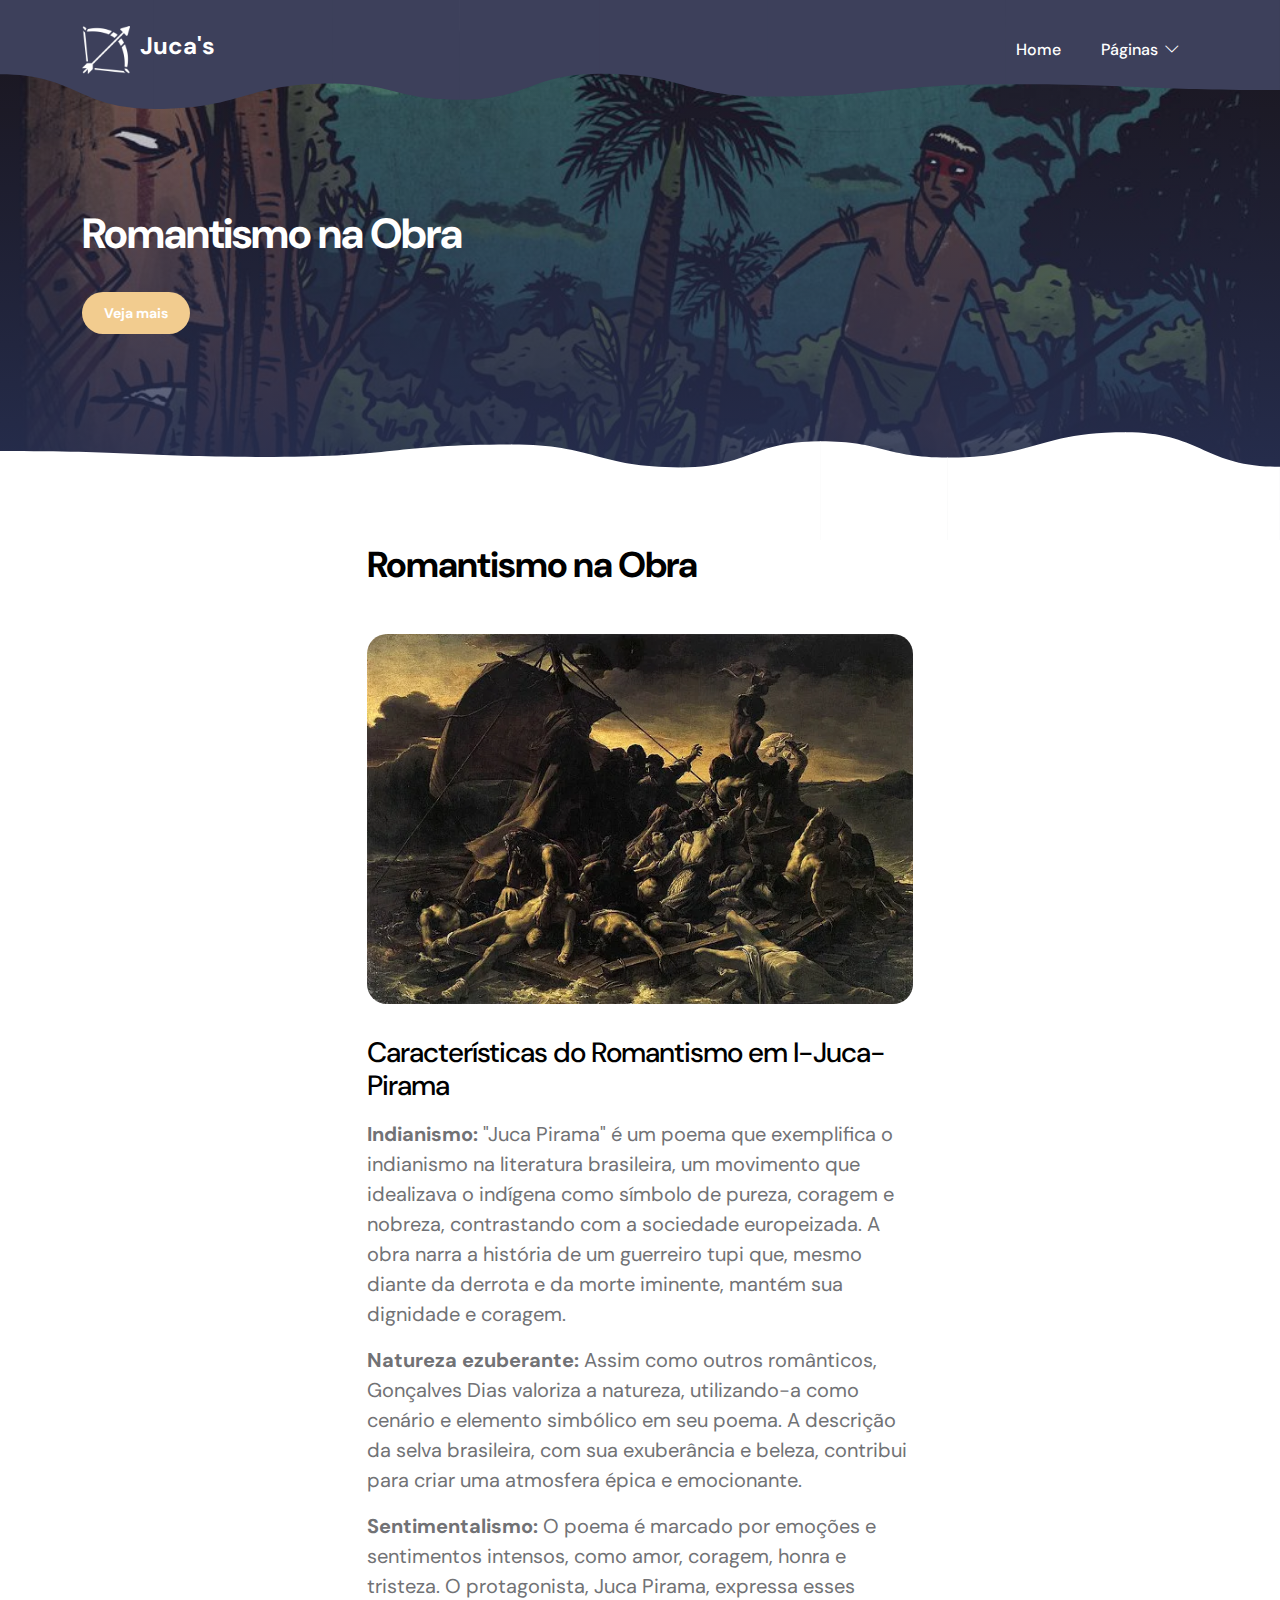
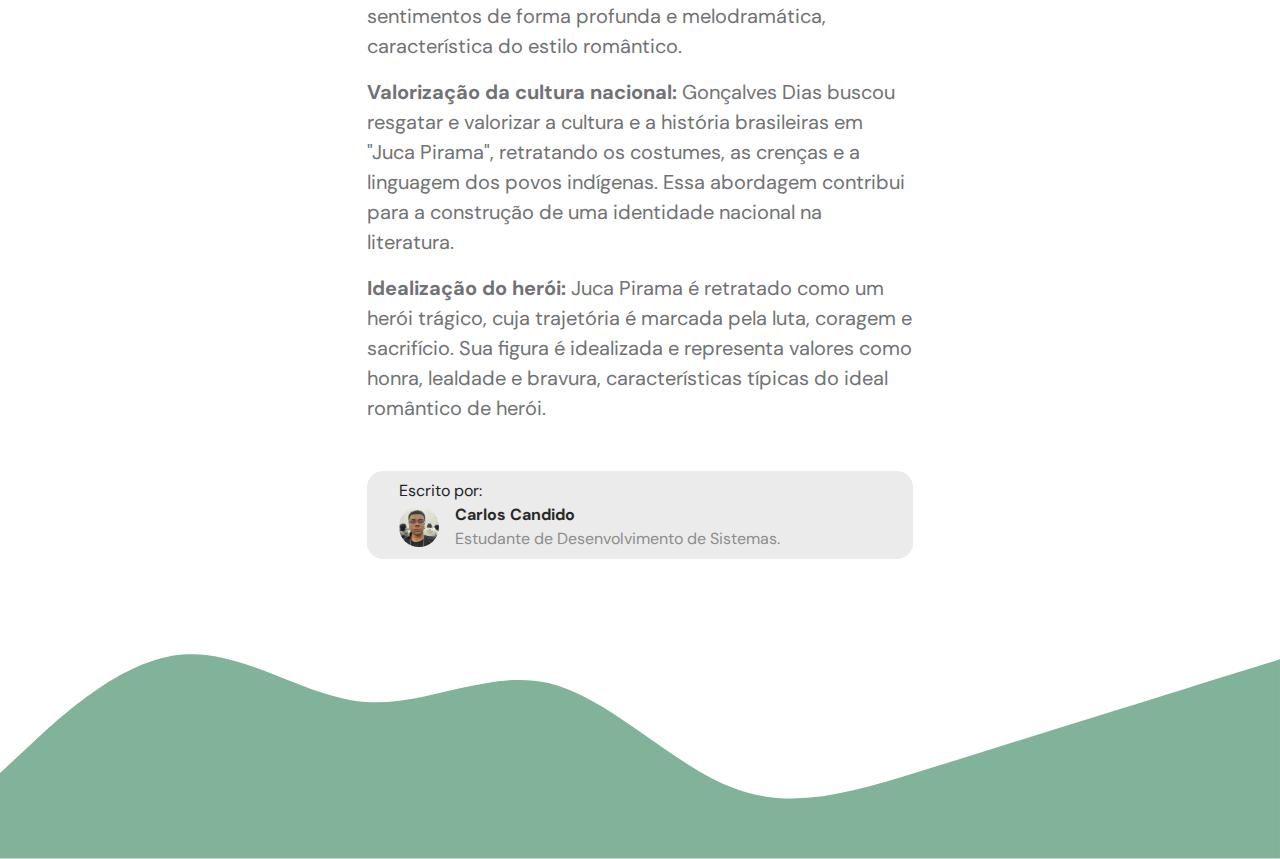
<file: romantismo.html>
<!doctype html>
<html lang="pt-BR">

<head>
  <meta charset="utf-8">
  <meta name="viewport" content="width=device-width, initial-scale=1">

  <meta name="description" content="Um site sobre o poema I-Juca-Pirama">
  <meta name="author" content="Julliete's">

  <title>Juca's - Romantismo</title>

  <!-- CSS FILES -->
  <link rel="shortcut icon" type="imagex/png" href="/images/arco-e-flecha.png">
  <link rel="preconnect" href="https://fonts.googleapis.com">
  <link rel="preconnect" href="https://fonts.gstatic.com" crossorigin>

  <!-- Fonte -->
  <link href="https://fonts.googleapis.com/css2?family=DM+Sans:ital,wght@0,400;0,500;0,700;1,400&display=swap"
    rel="stylesheet">

  <link href="css/nossoCss.css" rel="stylesheet">
  <link href="css/bootstrap.min.css" rel="stylesheet">
  <link href="css/bootstrap-icons.css" rel="stylesheet">
  <link href="css/templatemo-tiya-golf-club.css" rel="stylesheet">
</head>

<body>

  <main>

    <nav class="navbar navbar-expand-lg">
      <div class="container">
        <a class="navbar-brand d-flex align-items-center" href="index.html">
          <img src="images/arco-e-flecha.png" class="navbar-brand-image img-fluid" alt="Tiya Golf Club">
          <span class="navbar-brand-text">
            Juca's
          </span>
        </a>

        <button class="navbar-toggler" type="button" data-bs-toggle="collapse" data-bs-target="#navbarNav"
          aria-controls="navbarNav" aria-expanded="false" aria-label="Toggle navigation">
          <span class="navbar-toggler-icon"></span>
        </button>

        <div class="collapse navbar-collapse" id="navbarNav">
          <ul class="navbar-nav ms-lg-auto">
            <li class="nav-item">
              <a class="nav-link click-scroll" href="index.html">Home</a>
            </li>

            <li class="nav-item dropdown">
              <a class="nav-link dropdown-toggle" href="#" id="navbarLightDropdownMenuLink" role="button"
                data-bs-toggle="dropdown" aria-expanded="false">Páginas</a>

              <ul class="dropdown-menu dropdown-menu-light" aria-labelledby="navbarLightDropdownMenuLink">
                <li><a class="dropdown-item" href="autor.html">Autor da Obra</a></li>

                <li><a class="dropdown-item" href="historia.html">Enredo da Obra</a></li>

                <li><a class="dropdown-item" href="romantismo.html">Romantismo na Obra</a></li>
              </ul>
            </li>
          </ul>


        </div>
      </div>
    </nav>

    <section class="hero-section hero-50 d-flex justify-content-center align-items-center" id="section_1">

      <div class="section-overlay"></div>

      <svg viewBox="0 0 1962 178" xmlns="http://www.w3.org/2000/svg" xmlns:xlink="http://www.w3.org/1999/xlink">
        <path fill="#3D405B" d="M 0 114 C 118.5 114 118.5 167 237 167 L 237 167 L 237 0 L 0 0 Z" stroke-width="0">
        </path>
        <path fill="#3D405B" d="M 236 167 C 373 167 373 128 510 128 L 510 128 L 510 0 L 236 0 Z" stroke-width="0">
        </path>
        <path fill="#3D405B" d="M 509 128 C 607 128 607 153 705 153 L 705 153 L 705 0 L 509 0 Z" stroke-width="0">
        </path>
        <path fill="#3D405B" d="M 704 153 C 812 153 812 113 920 113 L 920 113 L 920 0 L 704 0 Z" stroke-width="0">
        </path>
        <path fill="#3D405B" d="M 919 113 C 1048.5 113 1048.5 148 1178 148 L 1178 148 L 1178 0 L 919 0 Z"
          stroke-width="0"></path>
        <path fill="#3D405B" d="M 1177 148 C 1359.5 148 1359.5 129 1542 129 L 1542 129 L 1542 0 L 1177 0 Z"
          stroke-width="0"></path>
        <path fill="#3D405B" d="M 1541 129 C 1751.5 129 1751.5 138 1962 138 L 1962 138 L 1962 0 L 1541 0 Z"
          stroke-width="0"></path>
      </svg>

      <div class="container">
        <div class="row">

          <div class="col-lg-6 col-12">

            <h1 class="text-white mb-4 pb-2">Romantismo na Obra</h1>

            <a href="#section_2" class="btn custom-btn smoothscroll me-3">Veja mais</a>
          </div>

        </div>
      </div>

      <svg viewBox="0 0 1962 178" xmlns="http://www.w3.org/2000/svg" xmlns:xlink="http://www.w3.org/1999/xlink">
        <path fill="#ffffff" d="M 0 114 C 118.5 114 118.5 167 237 167 L 237 167 L 237 0 L 0 0 Z" stroke-width="0">
        </path>
        <path fill="#ffffff" d="M 236 167 C 373 167 373 128 510 128 L 510 128 L 510 0 L 236 0 Z" stroke-width="0">
        </path>
        <path fill="#ffffff" d="M 509 128 C 607 128 607 153 705 153 L 705 153 L 705 0 L 509 0 Z" stroke-width="0">
        </path>
        <path fill="#ffffff" d="M 704 153 C 812 153 812 113 920 113 L 920 113 L 920 0 L 704 0 Z" stroke-width="0">
        </path>
        <path fill="#ffffff" d="M 919 113 C 1048.5 113 1048.5 148 1178 148 L 1178 148 L 1178 0 L 919 0 Z"
          stroke-width="0"></path>
        <path fill="#ffffff" d="M 1177 148 C 1359.5 148 1359.5 129 1542 129 L 1542 129 L 1542 0 L 1177 0 Z"
          stroke-width="0"></path>
        <path fill="#ffffff" d="M 1541 129 C 1751.5 129 1751.5 138 1962 138 L 1962 138 L 1962 0 L 1541 0 Z"
          stroke-width="0"></path>
      </svg>
    </section>

    <section class="events-section events-detail-section section-padding" id="section_2">
      <div class="container">
        <div class="row">

          <div class="col-lg-6 col-md-8 col-12 mx-auto">
            <h2 class="mb-lg-5 mb-4">Romantismo na Obra</h2>

            <div class="custom-block-image-wrap">
              <img src="images/imgCards/romantismoObra2.png" class="custom-block-image img-fluid" style="width: 100%;" alt="">
            </div>

            <div class="custom-block-info">
              <h3 class="mb-3">Características do Romantismo em I-Juca-Pirama</h3>

              <p>
                <strong>Indianismo:</strong> "Juca Pirama" é um poema que exemplifica o indianismo na literatura brasileira, um movimento que idealizava o indígena como símbolo de pureza, coragem e nobreza, contrastando com a sociedade europeizada. A obra narra a história de um guerreiro tupi que, mesmo diante da derrota e da morte iminente, mantém sua dignidade e coragem.  
              </p>
              <p>
                <strong>Natureza ezuberante:</strong> Assim como outros românticos, Gonçalves Dias valoriza a natureza, utilizando-a como cenário e elemento simbólico em seu poema. A descrição da selva brasileira, com sua exuberância e beleza, contribui para criar uma atmosfera épica e emocionante. 
              </p>
              <p>
                <strong>Sentimentalismo:</strong> O poema é marcado por emoções e sentimentos intensos, como amor, coragem, honra e tristeza. O protagonista, Juca Pirama, expressa esses sentimentos de forma profunda e melodramática, característica do estilo romântico. 
              </p>
              <p>
                <strong>Valorização da cultura nacional:</strong> Gonçalves Dias buscou resgatar e valorizar a cultura e a história brasileiras em "Juca Pirama", retratando os costumes, as crenças e a linguagem dos povos indígenas. Essa abordagem contribui para a construção de uma identidade nacional na literatura. 
              </p>
              <p>
                <strong>Idealização do herói:</strong> Juca Pirama é retratado como um herói trágico, cuja trajetória é marcada pela luta, coragem e sacrifício. Sua figura é idealizada e representa valores como honra, lealdade e bravura, características típicas do ideal romântico de herói. 
              </p>
            </div>

            <div class="nossasFontes">
              Escrito por:
              <div class="nossasFontes-div">
                <img src="images/members/carlosSilva.png">
                <span>
                  <strong>Carlos Candido</strong>
                  <br>
                  <span>Estudante de Desenvolvimento de Sistemas.</span>
                </span>
              </div>
            </div>
          </div>
        </div>
      </div>
    </section>

    <footer class="site-footer">
      <svg xmlns="http://www.w3.org/2000/svg" viewBox="0 0 1440 320"><path fill="#81B29A" fill-opacity="1" d="M0,224L34.3,192C68.6,160,137,96,206,90.7C274.3,85,343,139,411,144C480,149,549,107,617,122.7C685.7,139,754,213,823,240C891.4,267,960,245,1029,224C1097.1,203,1166,181,1234,160C1302.9,139,1371,117,1406,106.7L1440,96L1440,320L1405.7,320C1371.4,320,1303,320,1234,320C1165.7,320,1097,320,1029,320C960,320,891,320,823,320C754.3,320,686,320,617,320C548.6,320,480,320,411,320C342.9,320,274,320,206,320C137.1,320,69,320,34,320L0,320Z"></path></svg>
    </footer>

  </main>

  <!-- JAVASCRIPT FILES -->
  <script src="js/jquery.min.js"></script>
  <script src="js/bootstrap.bundle.min.js"></script>
  <script src="js/jquery.sticky.js"></script>
  <script src="js/custom.js"></script>

</body>

</html>
</file>
<file: css/nossoCss.css>
main .about-section .container .row .col-lg-3 .member-block .member-block-image-wrap {
  height: auto;
}

main .events-section.section-bg .container > .row .custom-block-bg {
  margin-bottom: 1rem;
}

main .events-section .container .row .col-lg-6 .nossasFontes {
  background-color: rgb(235, 235, 235);
  padding: 0.5rem 2rem;
  border-radius: 1rem;
}

main .events-section .container .row .col-lg-6 .nossasFontes .nossasFontes-div {
  display: flex;
  align-items: center;
  gap: 1rem;
}

main .events-section .container .row .col-lg-6 .nossasFontes .nossasFontes-div img {
  width: 40px;
  height: 40px;
  object-fit: cover;

  border-radius: 50%;
}

main .events-section .container .row .col-lg-6 .nossasFontes .nossasFontes-div span {
  color: rgb(41, 41, 41);
}

main .events-section .container .row .col-lg-6 .nossasFontes .nossasFontes-div span span {
  color: rgb(141, 141, 141);
}

main .events-section .container .row .col-lg-6 .custom-block-info p {
  font-size: 1.250rem;
}

@media (min-width: 992px) {
  main .about-section .container .row .col-lg-3 {
    width: 50%;
  }
}
</file>
<file: css/templatemo-tiya-golf-club.css>
/*

TemplateMo 587 Tiya Golf Club

https://templatemo.com/tm-587-tiya-golf-club

*/


/*---------------------------------------
  CUSTOM PROPERTIES ( VARIABLES )             
-----------------------------------------*/
:root {
  --white-color:                  #ffffff;
  --primary-color:                #81B29A;
  --secondary-color:              #3D405B;
  --section-bg-color:             #F4F1DE;
  --custom-btn-bg-color:          #F2CC8F;
  --custom-btn-bg-hover-color:    #E07A5F;
  --dark-color:                   #000000;
  --p-color:                      #717275;
  --link-hover-color:             #F2CC8F;

  --body-font-family:             'DM Sans', sans-serif;

  --h1-font-size:                 42px;
  --h2-font-size:                 36px;
  --h3-font-size:                 28px;
  --h4-font-size:                 24px;
  --h5-font-size:                 22px;
  --h6-font-size:                 20px;
  --p-font-size:                  18px;
  --menu-font-size:               16px;
  --btn-font-size:                14px;

  --border-radius-large:          100px;
  --border-radius-medium:         20px;
  --border-radius-small:          10px;

  --font-weight-normal:           400;
  --font-weight-medium:           500;
  --font-weight-bold:             700;
}

body {
  background-color: var(--white-color);
  font-family: var(--body-font-family); 
}


/*---------------------------------------
  TYPOGRAPHY               
-----------------------------------------*/

h2,
h3,
h4,
h5,
h6 {
  color: var(--dark-color);
}

h1,
h2,
h3,
h4,
h5,
h6 {
  font-weight: var(--font-weight-medium);
  letter-spacing: -1px;
}

h1 {
  font-size: var(--h1-font-size);
  font-weight: var(--font-weight-bold);
}

h2 {
  font-size: var(--h2-font-size);
  font-weight: var(--font-weight-bold);
}

h3 {
  font-size: var(--h3-font-size);
}

h4 {
  font-size: var(--h4-font-size);
}

h5 {
  font-size: var(--h5-font-size);
}

h6 {
  font-size: var(--h6-font-size);
}

p {
  color: var(--p-color);
  font-size: var(--p-font-size);
  font-weight: var(--font-weight-normal);
}

ul li {
  color: var(--p-color);
  font-size: var(--p-font-size);
  font-weight: var(--font-weight-normal);
}

a, 
button {
  touch-action: manipulation;
  transition: all 0.3s;
}

a {
  display: inline-block;
  color: var(--secondary-color);
  text-decoration: none;
}

a:hover {
  color: var(--link-hover-color);
}

b,
strong {
  font-weight: var(--font-weight-bold);
}


/*---------------------------------------
  SECTION               
-----------------------------------------*/
.section-bg {
  background-color: var(--section-bg-color);
}

.section-padding {
  padding-top: 100px;
  padding-bottom: 100px;
}

.section-overlay {
  content: "";
  background: rgba(0, 0, 0, 0) linear-gradient(rgba(39, 48, 83, 0.01) 0%, rgb(39, 48, 83) 100%) repeat scroll 0% 0%;
  position: absolute;
  top: 0;
  right: 0;
  bottom: 0;
  left: 0;
}

::selection {
  background-color: var(--primary-color);
  color: var(--white-color);
}


/*---------------------------------------
  ANIMATED HEADLINE               
-----------------------------------------*/
.cd-words-wrapper {
  display: inline-block;
  position: relative;
  text-align: left;
}

.cd-words-wrapper b {
  color: var(--link-hover-color);
  display: inline-block;
  position: absolute;
  white-space: nowrap;
  left: 0;
  top: 0;
}

.cd-words-wrapper b.is-visible {
  position: relative;
}

.no-js .cd-words-wrapper b {
  opacity: 0;
}

.no-js .cd-words-wrapper b.is-visible {
  opacity: 1;
}

.cd-headline.rotate-1 .cd-words-wrapper {
  -webkit-perspective: 300px;
  -moz-perspective: 300px;
  perspective: 300px;
}
.cd-headline.rotate-1 b {
  opacity: 0;
  -webkit-transform-origin: 50% 100%;
  -moz-transform-origin: 50% 100%;
  -ms-transform-origin: 50% 100%;
  -o-transform-origin: 50% 100%;
  transform-origin: 50% 100%;
  -webkit-transform: rotateX(180deg);
  -moz-transform: rotateX(180deg);
  -ms-transform: rotateX(180deg);
  -o-transform: rotateX(180deg);
  transform: rotateX(180deg);
}
.cd-headline.rotate-1 b.is-visible {
  opacity: 1;
  -webkit-transform: rotateX(0deg);
  -moz-transform: rotateX(0deg);
  -ms-transform: rotateX(0deg);
  -o-transform: rotateX(0deg);
  transform: rotateX(0deg);
  -webkit-animation: cd-rotate-1-in 1.2s;
  -moz-animation: cd-rotate-1-in 1.2s;
  animation: cd-rotate-1-in 1.2s;
}
.cd-headline.rotate-1 b.is-hidden {
  -webkit-transform: rotateX(180deg);
  -moz-transform: rotateX(180deg);
  -ms-transform: rotateX(180deg);
  -o-transform: rotateX(180deg);
  transform: rotateX(180deg);
  -webkit-animation: cd-rotate-1-out 1.2s;
  -moz-animation: cd-rotate-1-out 1.2s;
  animation: cd-rotate-1-out 1.2s;
}

@-webkit-keyframes cd-rotate-1-in {
  0% {
    -webkit-transform: rotateX(180deg);
    opacity: 0;
  }
  35% {
    -webkit-transform: rotateX(120deg);
    opacity: 0;
  }
  65% {
    opacity: 0;
  }
  100% {
    -webkit-transform: rotateX(360deg);
    opacity: 1;
  }
}
@-moz-keyframes cd-rotate-1-in {
  0% {
    -moz-transform: rotateX(180deg);
    opacity: 0;
  }
  35% {
    -moz-transform: rotateX(120deg);
    opacity: 0;
  }
  65% {
    opacity: 0;
  }
  100% {
    -moz-transform: rotateX(360deg);
    opacity: 1;
  }
}
@keyframes cd-rotate-1-in {
  0% {
    -webkit-transform: rotateX(180deg);
    -moz-transform: rotateX(180deg);
    -ms-transform: rotateX(180deg);
    -o-transform: rotateX(180deg);
    transform: rotateX(180deg);
    opacity: 0;
  }
  35% {
    -webkit-transform: rotateX(120deg);
    -moz-transform: rotateX(120deg);
    -ms-transform: rotateX(120deg);
    -o-transform: rotateX(120deg);
    transform: rotateX(120deg);
    opacity: 0;
  }
  65% {
    opacity: 0;
  }
  100% {
    -webkit-transform: rotateX(360deg);
    -moz-transform: rotateX(360deg);
    -ms-transform: rotateX(360deg);
    -o-transform: rotateX(360deg);
    transform: rotateX(360deg);
    opacity: 1;
  }
}
@-webkit-keyframes cd-rotate-1-out {
  0% {
    -webkit-transform: rotateX(0deg);
    opacity: 1;
  }
  35% {
    -webkit-transform: rotateX(-40deg);
    opacity: 1;
  }
  65% {
    opacity: 0;
  }
  100% {
    -webkit-transform: rotateX(180deg);
    opacity: 0;
  }
}
@-moz-keyframes cd-rotate-1-out {
  0% {
    -moz-transform: rotateX(0deg);
    opacity: 1;
  }
  35% {
    -moz-transform: rotateX(-40deg);
    opacity: 1;
  }
  65% {
    opacity: 0;
  }
  100% {
    -moz-transform: rotateX(180deg);
    opacity: 0;
  }
}
@keyframes cd-rotate-1-out {
  0% {
    -webkit-transform: rotateX(0deg);
    -moz-transform: rotateX(0deg);
    -ms-transform: rotateX(0deg);
    -o-transform: rotateX(0deg);
    transform: rotateX(0deg);
    opacity: 1;
  }
  35% {
    -webkit-transform: rotateX(-40deg);
    -moz-transform: rotateX(-40deg);
    -ms-transform: rotateX(-40deg);
    -o-transform: rotateX(-40deg);
    transform: rotateX(-40deg);
    opacity: 1;
  }
  65% {
    opacity: 0;
  }
  100% {
    -webkit-transform: rotateX(180deg);
    -moz-transform: rotateX(180deg);
    -ms-transform: rotateX(180deg);
    -o-transform: rotateX(180deg);
    transform: rotateX(180deg);
    opacity: 0;
  }
}


/*---------------------------------------
  CUSTOM BUTTON               
-----------------------------------------*/
.custom-btn {
  background: var(--custom-btn-bg-color);
  border: 2px solid transparent;
  border-radius: var(--border-radius-large);
  color: var(--white-color);
  font-size: var(--btn-font-size);
  font-weight: var(--font-weight-bold);
  line-height: normal;
  transition: all 0.3s;
  padding: 10px 20px;
}

.custom-btn:hover {
  background: var(--custom-btn-bg-hover-color);
  color: var(--white-color);
}

.custom-border-btn {
  background: transparent;
  border: 2px solid var(--custom-btn-bg-color);
  color: var(--custom-btn-bg-color);
}

.custom-border-btn:hover {
  background: var(--custom-btn-bg-color);
  border-color: transparent;
  color: var(--white-color);
}

.custom-btn-bg-white {
  border-color: var(--white-color);
  color: var(--white-color);
}

.custom-btn-group .link {
  color: var(--white-color);
  font-weight: var(--font-weight-medium);
}

.custom-btn-group .link:hover {
  color: var(--link-hover-color);
}


/*---------------------------------------
  NAVIGATION BAR & OFFCANVAS              
-----------------------------------------*/
.offcanvas {
  background-color: var(--primary-color);
  padding: 30px;
}

.offcanvas.offcanvas-end {
  border-left: 0;
}

.offcanvas-header .btn-close {
  transition: all 0.3s;
}

.offcanvas-header .btn-close:hover {
  transform: rotate(180deg);
}

.offcanvas svg {
  position: absolute;
  bottom: 0;
  right: 0;
  left: 0;
}

.sticky-wrapper {
  position: absolute;
  top: 0;
  right: 0;
  left: 0;
}

.sticky-wrapper.is-sticky .navbar {
  background-color: rgb(61 64 91);
}

.navbar {
  background: transparent;
  z-index: 99;
  padding-top: 15px;
  padding-bottom: 15px;
}

.navbar-brand,
.navbar-brand:hover {
  font-size: var(--h4-font-size);
  font-weight: var(--font-weight-bold);
  display: block;
  color: var(--dark-color);
  max-width: 48px;
}

.navbar .navbar-brand,
.navbar .navbar-brand:hover {
  color: var(--white-color);
}

.navbar .navbar-brand-image {
  filter: brightness(0) invert(1);
}

.navbar-brand-image {
  width: 48px;
  height: 48px;
}

.navbar-brand-text {
  line-height: normal;
  margin-left: 10px;
  position: relative;
  bottom: 5px;
}

.navbar-brand-text small {
  display: block;
  font-size: 10px;
  line-height: 1;
  text-transform: uppercase;
}

.navbar-expand-lg .navbar-nav .nav-link {
  border-radius: var(--border-radius-large);
  margin: 10px;
  padding: 10px;
}

.navbar-nav .nav-link {
  display: inline-block;
  color: var(--white-color);
  font-size: var(--menu-font-size);
  font-weight: var(--font-weight-medium);
  padding-top: 15px;
  padding-bottom: 15px;
}

.navbar-nav .nav-link.active, 
.navbar-nav .nav-link:hover {
  color: var(--link-hover-color);
}

.navbar .dropdown-menu {
  background: var(--white-color);
  box-shadow: 0 1rem 3rem rgba(0,0,0,.175);
  border: 0;
  display: inherit;
  opacity: 0;
  min-width: 9rem;
  margin-top: 20px;
  padding: 13px 0 10px 0;
  transition: all 0.3s;
  pointer-events: none;
}

.navbar .dropdown-menu::before {
  content: "";
  width: 0;
  height: 0;
  border-left: 20px solid transparent;
  border-right: 20px solid transparent;
  border-bottom: 15px solid var(--white-color);
  position: absolute;
  top: -10px;
  left: 10px;
}

.navbar .dropdown-item {
  display: inline-block;
  color: var(--p-color);
  font-size: var(--menu-font-size);
  font-weight: var(--font-weight-medium);
  position: relative;
}

.navbar .dropdown-item.active, 
.navbar .dropdown-item:active,
.navbar .dropdown-item:focus, 
.navbar .dropdown-item:hover {
  background: transparent;
  color: var(--link-hover-color);
}

.navbar .dropdown-toggle::after {
  content: "\f282";
  display: inline-block;
  font-family: bootstrap-icons !important;
  font-size: var(--copyright-font-size);
  font-style: normal;
  font-weight: normal !important;
  font-variant: normal;
  text-transform: none;
  line-height: 1;
  vertical-align: -.125em;
  -webkit-font-smoothing: antialiased;
  -moz-osx-font-smoothing: grayscale;
  position: relative;
  left: 2px;
  border: 0;
}

@media screen and (min-width: 992px) {
  .navbar .dropdown:hover .dropdown-menu {
    opacity: 1;
    margin-top: 0;
    pointer-events: auto;
  }
}

.navbar-toggler {
  border: 0;
  padding: 0;
  cursor: pointer;
  margin: 0;
  width: 30px;
  height: 35px;
  outline: none;
}

.navbar-toggler:focus {
  outline: none;
  box-shadow: none;
}

.navbar-toggler[aria-expanded="true"] .navbar-toggler-icon {
  background: transparent;
}

.navbar-toggler[aria-expanded="true"] .navbar-toggler-icon:before,
.navbar-toggler[aria-expanded="true"] .navbar-toggler-icon:after {
  transition: top 300ms 50ms ease, -webkit-transform 300ms 350ms ease;
  transition: top 300ms 50ms ease, transform 300ms 350ms ease;
  transition: top 300ms 50ms ease, transform 300ms 350ms ease, -webkit-transform 300ms 350ms ease;
  top: 0;
}

.navbar-toggler[aria-expanded="true"] .navbar-toggler-icon:before {
  transform: rotate(45deg);
}

.navbar-toggler[aria-expanded="true"] .navbar-toggler-icon:after {
  transform: rotate(-45deg);
}

.navbar-toggler .navbar-toggler-icon {
  background: var(--white-color);
  transition: background 10ms 300ms ease;
  display: block;
  width: 30px;
  height: 2px;
  position: relative;
}

.navbar-toggler .navbar-toggler-icon:before,
.navbar-toggler .navbar-toggler-icon:after {
  transition: top 300ms 350ms ease, -webkit-transform 300ms 50ms ease;
  transition: top 300ms 350ms ease, transform 300ms 50ms ease;
  transition: top 300ms 350ms ease, transform 300ms 50ms ease, -webkit-transform 300ms 50ms ease;
  position: absolute;
  right: 0;
  left: 0;
  background: var(--white-color);
  width: 30px;
  height: 2px;
  content: '';
}

.navbar-toggler .navbar-toggler-icon::before {
  top: -8px;
}

.navbar-toggler .navbar-toggler-icon::after {
  top: 8px;
}


/*---------------------------------------
  HERO        
-----------------------------------------*/
.hero-section {
  background-image: url('/images/imgCards/historiaObra.jpg');
  background-repeat: no-repeat;
  background-size: cover;
  background-position: center;
  position: relative;
  padding-top: 100px;
  padding-bottom: 100px;
  height: 100vh;
  min-height: 670px;
  margin-bottom: -90px;
}
.container{
  margin-top: 3px;
}
.hero-50 {
  height: auto;
  min-height: 540px;
  margin-bottom: -100px;
}

.hero-50 .container + svg {
  transform: rotate(180deg);
}

.hero-section .ratio {
  border-radius: var(--border-radius-medium);
  overflow: hidden;
}

.hero-section svg {
  position: absolute;
  right: 0;
  left: 0;
}

.hero-section > svg {
  top: 0;
}

.hero-section .container + svg {
  top: auto;
  bottom: -1px;
}

.hero-section .row {
  position: relative;
  z-index: 22;
}


/*---------------------------------------
  BACKGROUND IMAGE SECTION        
-----------------------------------------*/
.section-bg-image {
  background-image: url('/images/imgCards/historiaObra.jpg');
  background-repeat: no-repeat;
  background-size: cover;
  background-position: center;
  position: relative;
  margin-bottom: -70px;
  filter: blur(0.5px);
}

.section-bg-image .container + svg {
  transform: rotate(180deg);
  position: relative;
  bottom: -1px;
}

.section-bg-image-block {
  backdrop-filter: blur(5px) saturate(180%);
  -webkit-backdrop-filter: blur(5px) saturate(180%);
  background-color: rgba(255, 255, 255, 0.75);
  border-radius: var(--border-radius-medium);
  border: 1px solid rgba(209, 213, 219, 0.3);
  border-radius: var(--border-radius-medium);
  padding: 50px;
}

.section-bg-image-block .input-group {
  background-color: var(--white-color);
  border-radius: var(--border-radius-large);
  padding: 10px 15px;
}

.section-bg-image-block .input-group-text {
  background-color: transparent;
  border: 0;
}

.section-bg-image-block input[type="email"] {
  border: 0;
  box-shadow: none;
  margin-bottom: 0;
  padding-left: 0;
}

.section-bg-image-block button[type="submit"] {
  background-color: var(--primary-color);
  border: 0;
  border-radius: var(--border-radius-large) !important;
  color: var(--white-color);
  max-width: 150px;
}


/*---------------------------------------
  ABOUT SECTOIN              
-----------------------------------------*/
.about-section {
  padding-bottom: 70px;
}

.member-block-image-wrap {
  border-radius: var(--border-radius-medium);
  position: relative;
  overflow: hidden;
  height:170px;
  align-items: center;
}

.member-block-image-wrap:hover .member-block-image {
  transform: scale(1.2);
}

.member-block-image-wrap:hover .social-icon {
  opacity: 1;
}

.member-block-image-wrap .social-icon {
  background-color: var(--white-color);
  border-radius: var(--border-radius-large);
  position: absolute;
  top: 50%;
  left: 50%;
  transform: translate(-50%, -50%);
  opacity: 0;
  transition: all 0.5s;
  padding: 15px 20px;
  width: auto;
}

.member-block-image {
  transition: all 0.3s;
  position: relative;
  overflow: hidden;
}

.member-block-info {
  padding: 10px;
}

.member-block-info h4,
.member-block-info p {
  margin-bottom: 0;
}


/*---------------------------------------
  CUSTOM BLOCK              
-----------------------------------------*/
.custom-block {
  border-radius: var(--border-radius-medium);
  position: relative;
  overflow: hidden;
  padding: 30px 20px;
}

.custom-block-bg {
  background: var(--white-color);
}

.custom-block-date-wrap {
  background-color: var(--primary-color);
  border-radius: var(--border-radius-medium);
  text-align: center;
  padding: 20px 30px;
}

.custom-block-date {
  font-size: var(--h1-font-size);
}

.custom-block-image-wrap {
  border-radius: var(--border-radius-medium);
  position: relative;
  overflow: hidden;
}

.custom-block-image-wrap:hover .custom-block-image {
  transform: scale(1.2);
}

.custom-block-image-wrap:hover .custom-block-icon {
  opacity: 1;
}

.custom-block-image {
  transition: all 0.3s;
}

.custom-block-image-wrap .custom-block-date-wrap,
.custom-block-image-wrap .custom-btn-wrap {
  position: absolute;
  bottom: 0;
}

.custom-block-image-wrap .custom-block-date-wrap {
  border-radius: 0;
  left: 0;
  width: 50%;
  padding: 12.30px 20px;
}

.custom-block-image-wrap .custom-btn-wrap {
  right: 0;
  width: 50%;
}

.custom-block-image-wrap .custom-btn  {
  border-radius: 0;
  display: block;
  padding: 15px 20px;
}

.custom-block-info {
  padding-top: 10px;
}

.custom-block-image-wrap + .custom-block-info {
  padding-top: 20px;
}

.custom-block-span {
  color: var(--secondary-color);
  font-weight: var(--font-weight-bold);
  min-width: 110px;
  margin-right: 10px;
}

.custom-block-icon {
  background: var(--custom-btn-bg-color);
  border-radius: var(--border-radius-large);
  color: var(--white-color);
  width: 60px;
  height: 60px;
  line-height: 60px;
  text-align: center;
  font-size: var(--h3-font-size);
  position: absolute;
  top: 50%;
  left: 50%;
  transform: translate(-50%, -50%);
  opacity: 0;
  transition: all 0.5s;
}

.custom-block-icon:hover {
  background: var(--custom-btn-bg-hover-color);
  color: var(--white-color);
}


/*---------------------------------------
  EVENTS SECTION            
-----------------------------------------*/
.events-section.section-bg .container > .row {
  margin-right: 5px;
  margin-left: 5px;
}

.events-section.section-bg .container > .row .row {
  margin: auto;
}

.events-listing-section {
  margin-bottom: 100px;
}

.events-detail-section .custom-block-info {
  padding: 2rem 0rem;
}

.events-detail-info {
  background-color: var(--section-bg-color);
  border-radius: var(--border-radius-medium);
  padding: 50px 25px;
}

.events-title {
  font-size: var(--h3-font-size);
  font-weight: var(--font-weight-medium);
}


/*---------------------------------------
  MEMBERSHIP SECTION            
-----------------------------------------*/
.membership-section .container {
  position: relative;
  z-index: 2;
}

.table-responsive {
  border-radius: var(--border-radius-medium);
}

.table-responsive tbody, 
.table-responsive td, 
.table-responsive tfoot, 
.table-responsive th, 
.table-responsive thead, 
.table-responsive tr {
  border: 0;
}

.table-responsive thead tr {
  background-color: var(--secondary-color);
  color: var(--white-color);
}

.table-responsive thead th {
  padding: 22px 16px !important;
}

.table-responsive tbody tr:nth-child(even) {
  background-color: var(--section-bg-color);
}

.table>:not(caption)>*>* {
  padding: 18px 16px;
}

.table-responsive .bi-check-circle-fill {
  color: var(--primary-color);
}

.table-responsive .bi-x-circle-fill {
  color: var(--custom-btn-bg-hover-color);
}

.membership-form {
  background-color: var(--secondary-color);
  border-radius: var(--border-radius-medium);
  padding: 35px;
}

.membership-form .form-floating>textarea {
  border-radius: var(--border-radius-medium);
  height: 100px;
}


/*---------------------------------------
  CONTACT               
-----------------------------------------*/
.contact-form .form-floating>textarea {
  border-radius: var(--border-radius-medium);
  height: 120px;
}

.contact-info {
  position: relative;
}

.contact-info-item {
  background: var(--secondary-color);
  border-radius: var(--border-radius-medium);
  position: absolute;
  overflow: hidden;
  top: 50%;
  left: 50%;
  transform: translate(-50%, -50%);
  text-align: center;
}

.contact-info-body {
  padding: 20px 30px;
}

.contact-info-body strong,
.contact-info-item a {
  color: var(--white-color);
}

.contact-info-footer {
  background-color: var(--custom-btn-bg-hover-color);
  padding: 10px 20px;
  transition: all 0.3s;
}

.contact-info-footer:hover {
  background-color: var(--custom-btn-bg-color);
}

.contact-info-footer a {
  display: block;
  font-weight: var(--font-weight-bold);
}


/*---------------------------------------
  SITE FOOTER            
-----------------------------------------*/
.site-footer {
  position: relative;
  padding-bottom: 200px;
}

.site-footer .container {
  position: relative;
  z-index: 2;
}

.site-footer svg {
  position: absolute;
  bottom: 0;
  right: 0;
  left: 0;
  pointer-events: none;
}

.site-footer-title {
  color: var(--secondary-color);
}

.site-footer p span {
  font-weight: var(--font-weight-medium);
  margin-right: auto;
}


/*---------------------------------------
  CUSTOM FORM               
-----------------------------------------*/
.custom-form .form-control {
  border-radius: var(--border-radius-large);
  border-width: 2px;
  box-shadow: none;
  color: var(--p-color);
  margin-bottom: 20px;
  padding: 10px;
  padding-left: 20px;
  outline: none;
}

.custom-form .form-control:focus,
.custom-form .form-control:hover {
  border-color: var(--dark-color);
}

.form-floating>label {
  padding-left: 20px;
}

.custom-form button[type="submit"] {
  background: var(--custom-btn-bg-color);
  border: none;
  border-radius: var(--border-radius-large);
  color: var(--white-color);
  font-size: var(--p-font-size);
  font-weight: var(--font-weight-medium);
  transition: all 0.3s;
  margin-bottom: 0;
  padding-left: 10px;
}

.custom-form button[type="submit"]:hover,
.custom-form button[type="submit"]:focus {
  background: var(--custom-btn-bg-hover-color);
  border-color: transparent;
}

.header-form {
  position: relative;
}

.header-form .form-control {
  padding-left: 42px;
}

.header-form-icon {
  width: 24px;
  position: absolute;
  top: 0;
  margin: 12px;
  margin-left: 15px;
}


/*---------------------------------------
  SOCIAL ICON               
-----------------------------------------*/
.social-icon {
  margin: 0;
  padding: 0;
}

.social-icon-item {
  list-style: none;
  display: inline-block;
  vertical-align: top;
}

.social-icon-link {
  background: var(--secondary-color);
  border-radius: var(--border-radius-large);
  color: var(--white-color);
  font-size: var(--btn-font-size);
  display: block;
  margin-right: 5px;
  text-align: center;
  width: 35px;
  height: 35px;
  line-height: 36px;
  transition: background 0.2s, color 0.2s;
}

.social-icon-link:hover {
  background: var(--primary-color);
  color: var(--white-color);
}


/*---------------------------------------
  RESPONSIVE STYLES               
-----------------------------------------*/
@media screen and (max-width: 991px) {
  h1 {
    font-size: 36px;
  }

  h2 {
    font-size: 28px;
  }

  h3 {
    font-size: 22px;
  }

  h4 {
    font-size: 20px;
  }

  h5 {
    font-size: 18px;
  }

  h6 {
    font-size: 16px;
  }

  .section-padding {
    padding-top: 50px;
    padding-bottom: 50px;
  }
  
  .navbar {
    background-color: var(--secondary-color);
  }

  .navbar-nav .dropdown-menu {
    position: relative;
    left: 10px;
    opacity: 1;
    pointer-events: auto;
    max-width: 200px;
    margin-top: 15px;
    margin-bottom: 15px;
  }

  .navbar-expand-lg .navbar-nav {
    padding-top: 15px;
    padding-bottom: 10px;
  }

  .navbar-expand-lg .navbar-nav .nav-link {
    margin: 5px;
    padding: 0;
  }

  .hero-section {
    position: relative;
    top: 82px;
    margin-bottom: 82px;
  }

  .events-listing-section {
    margin-bottom: 50px;
  }

  .events-detail-section .custom-block-info {
    padding: 40px;
  }

  .events-detail-info {
    padding: 35px 25px;
  }

  .contact-info-item {
    width: 60%;
  }

  .events-detail-section .contact-info-item {
    width: 70%;
  }

  .section-bg-image {
    margin-bottom: 0;
  }

  .section-bg-image-block {
    padding: 30px;
  }

  .site-footer {
    padding-top: 20px;
    padding-bottom: 100px;
  }
}

@media screen and (max-width: 480px) {
  .navbar-brand {
    font-size: var(--p-font-size);
  }

  .navbar-brand-icon {
    width: 30px;
    height: 30px;
  }

  .navbar-brand-icon::after {
    top: 5px;
  }

  .section-bg-image-block {
    padding: 30px;
  }

  .contact-info-item {
    width: 72%;
  }
}

@media screen and (max-width: 360px) {
  .custom-btn {
    font-size: 12px;
    padding: 4px 12px;
  }
}
</file>
